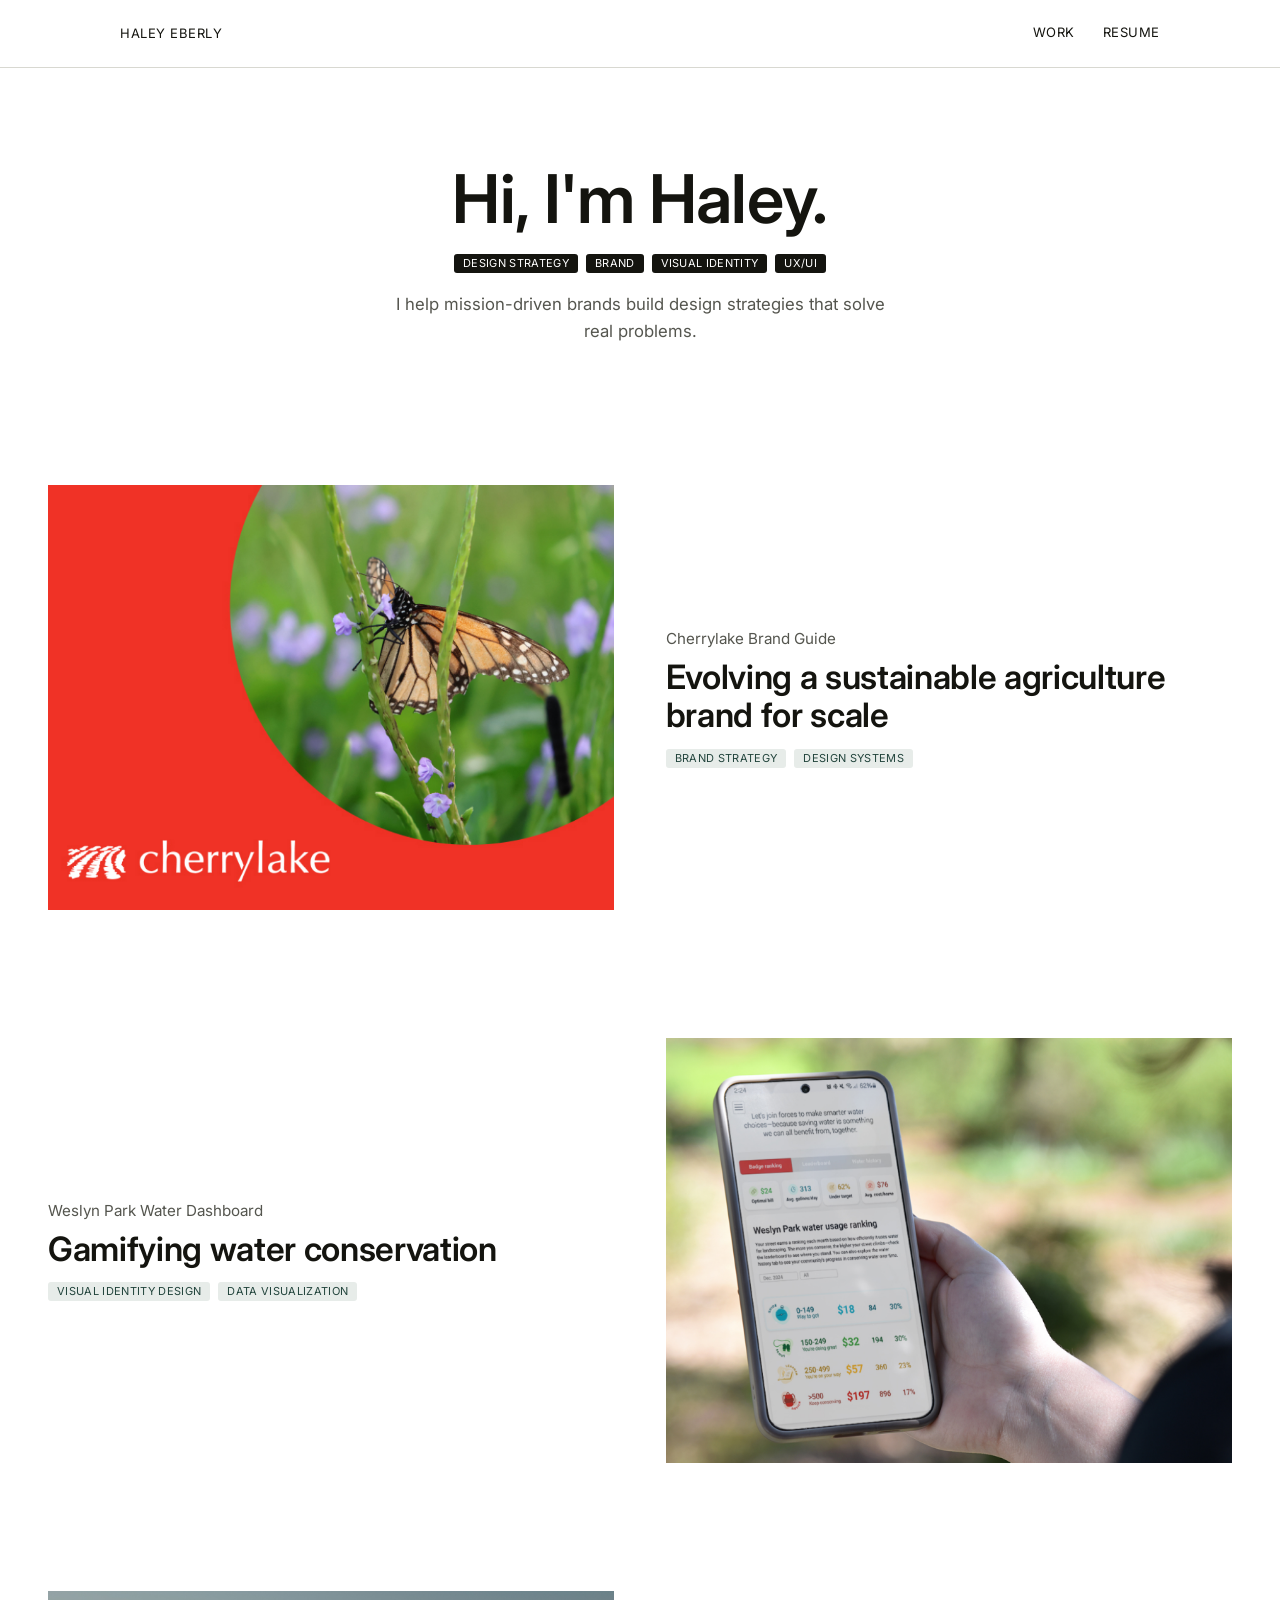
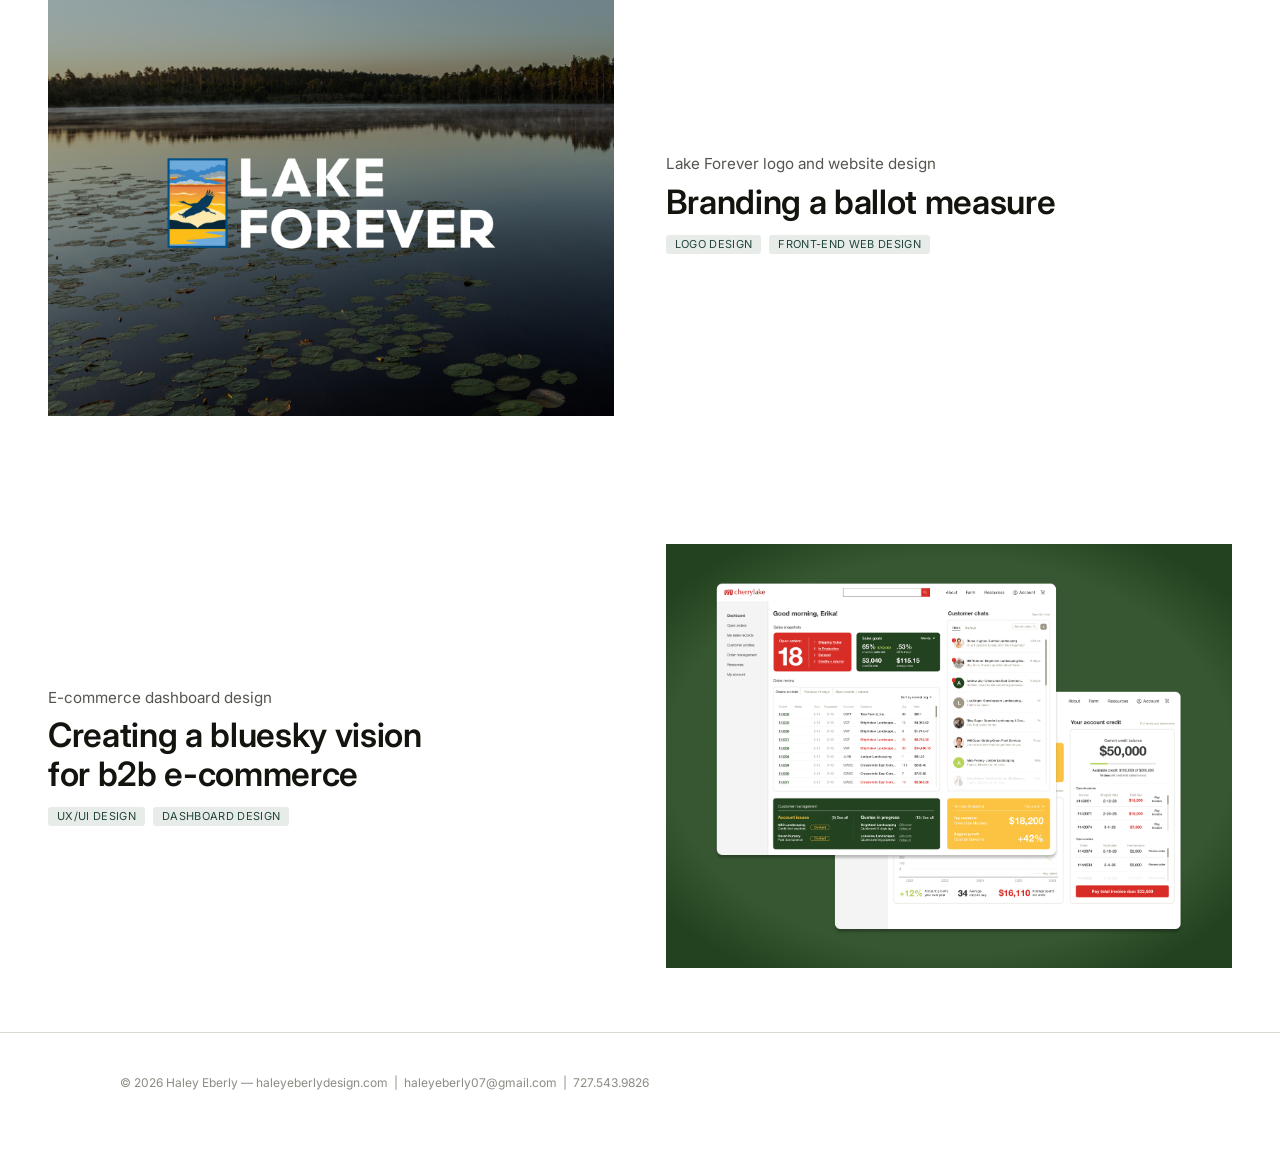
<file: index.html>
<!DOCTYPE html>
<html lang="en">
<head>
<meta charset="UTF-8">
<meta name="viewport" content="width=device-width, initial-scale=1.0">
<title>Haley Eberly — Portfolio</title>
<link rel="preconnect" href="https://fonts.googleapis.com">
<link rel="preconnect" href="https://fonts.gstatic.com" crossorigin>
<link href="https://fonts.googleapis.com/css2?family=Inter:wght@400;500;600;700&display=swap" rel="stylesheet">
<link rel="stylesheet" href="style.css">
</head>
<body>

<nav class="site-nav">
  <a href="index.html" class="site-nav__name">Haley Eberly</a>
  <div class="site-nav__links">
    <a href="index.html">Work</a>
    <a href="resume.pdf" target="_blank" rel="noopener">Resume</a>
  </div>
</nav>

<header class="hero">
  <h1>Hi, I'm Haley.</h1>
  <div class="hero__tags">
    <span class="tag">Design Strategy</span>
    <span class="tag">Brand</span>
    <span class="tag">Visual Identity</span>
    <span class="tag">UX/UI</span>
  </div>
  <p>I help mission-driven brands build design strategies that solve real problems.</p>
</header>

<main class="work-list">

  <a class="work-item" href="case-study-1.html">
    <div class="work-item__media">
      <img src="images/cherrylake-brand-guide-cover.jpg" alt="Cherrylake Brand Guide cover" loading="lazy">
    </div>
    <div class="work-item__body">
      <p class="work-item__subtitle">Cherrylake Brand Guide</p>
      <h2 class="work-item__title">Evolving a sustainable agriculture<br>brand for scale</h2>
      <div class="work-item__tags">
        <span class="tag">Brand Strategy</span>
        <span class="tag">Design Systems</span>
      </div>
    </div>
  </a>

  <a class="work-item" href="case-study-2.html">
    <div class="work-item__media">
      <img src="images/weslyn-park-water-dashboard-cover.jpg" alt="Weslyn Park Water Dashboard cover" loading="lazy">
    </div>
    <div class="work-item__body">
      <p class="work-item__subtitle">Weslyn Park Water Dashboard</p>
      <h2 class="work-item__title">Gamifying water conservation</h2>
      <div class="work-item__tags">
        <span class="tag">Visual Identity Design</span>
        <span class="tag">Data Visualization</span>
      </div>
    </div>
  </a>

  <a class="work-item" href="case-study-3.html">
    <div class="work-item__media">
      <img src="images/lake-forever-cover.jpg" alt="Lake Forever cover" loading="lazy">
    </div>
    <div class="work-item__body">
      <p class="work-item__subtitle">Lake Forever logo and website design</p>
      <h2 class="work-item__title">Branding a ballot measure</h2>
      <div class="work-item__tags">
        <span class="tag">Logo Design</span>
        <span class="tag">Front-End Web Design</span>
      </div>
    </div>
  </a>

  <a class="work-item" href="case-study-4.html">
    <div class="work-item__media">
      <img src="images/cherrylake-ecomm-dashboards-cover.jpg" alt="Cherrylake E-Comm Dashboards cover" loading="lazy">
    </div>
    <div class="work-item__body">
      <p class="work-item__subtitle">E-commerce dashboard design</p>
      <h2 class="work-item__title">Creating a bluesky vision<br>for b2b e-commerce</h2>
      <div class="work-item__tags">
        <span class="tag">UX/UI Design</span>
        <span class="tag">Dashboard Design</span>
      </div>
    </div>
  </a>

</main>

<footer class="site-footer">
  © <span id="year"></span> Haley Eberly — haleyeberlydesign.com &nbsp;|&nbsp; haleyeberly07@gmail.com &nbsp;|&nbsp; 727.543.9826
</footer>

<script>
  document.getElementById('year').textContent = new Date().getFullYear();
</script>

</body>
</html>
</file>
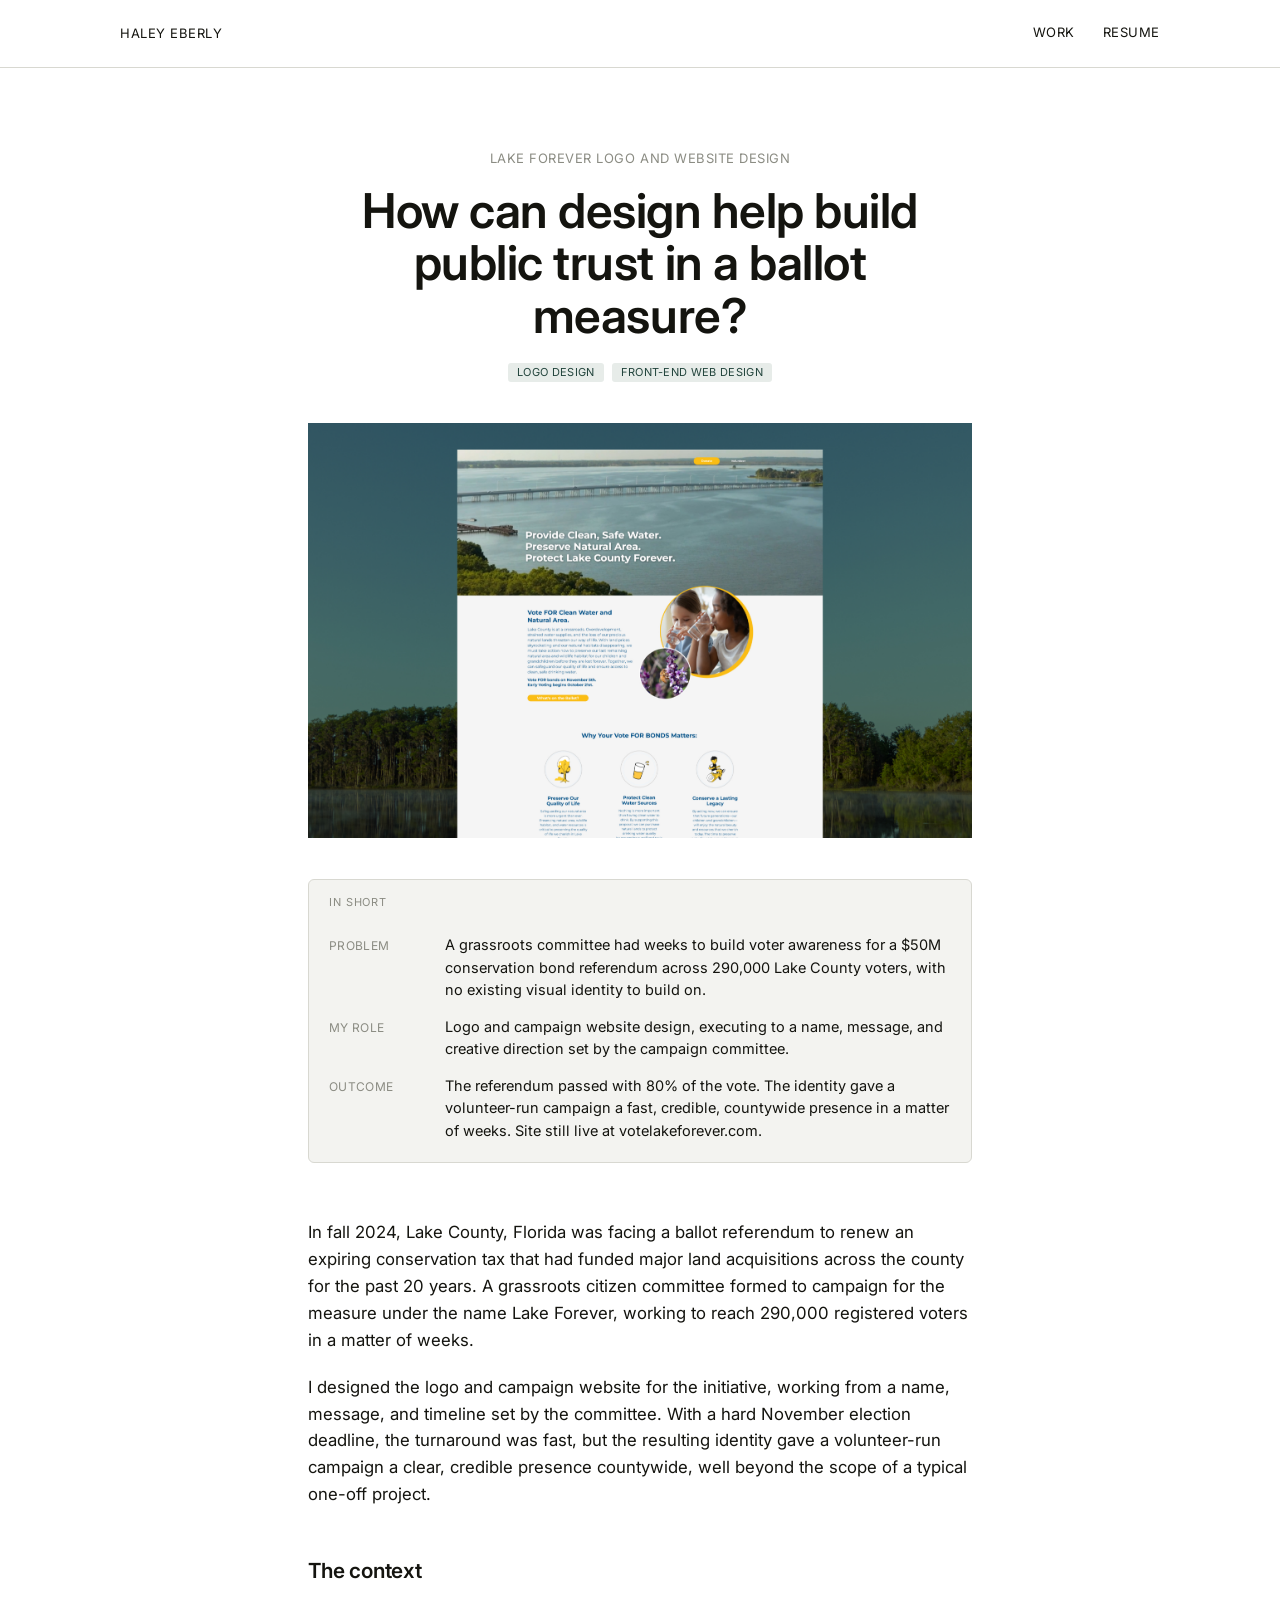
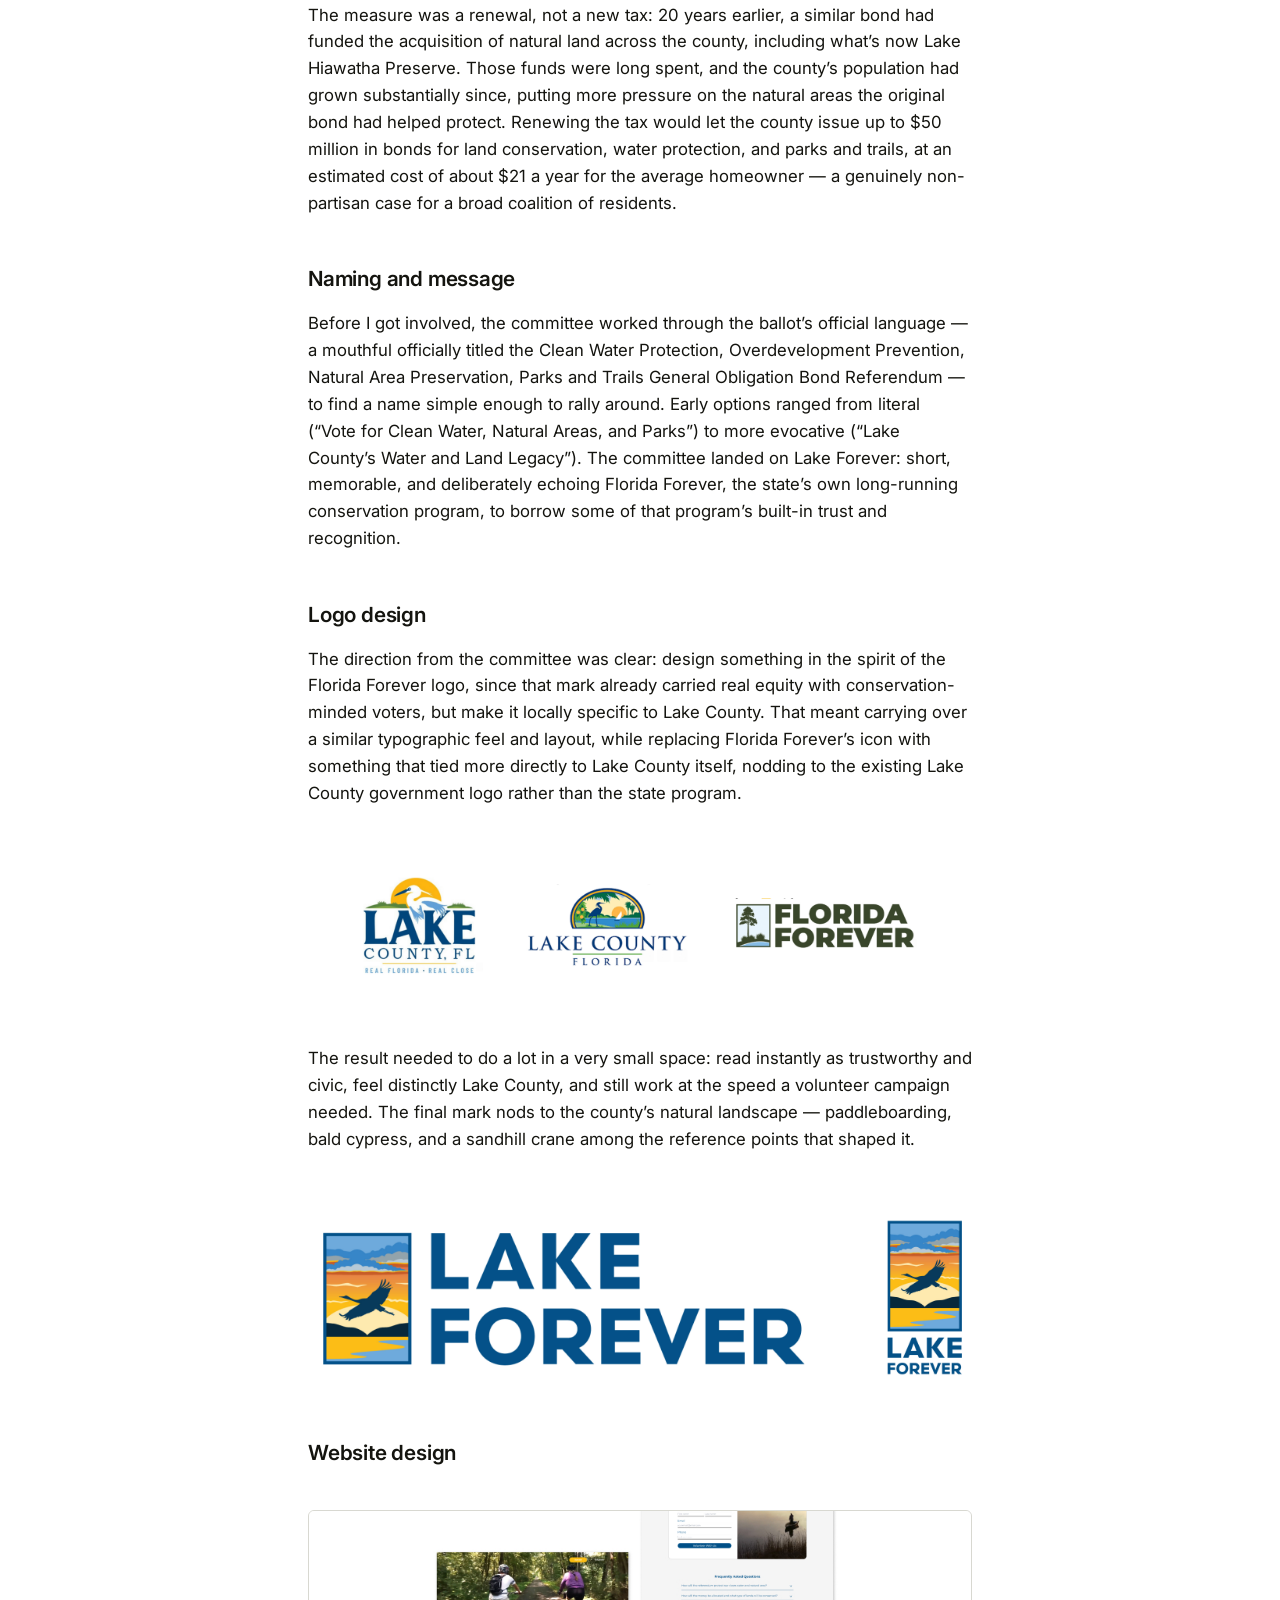
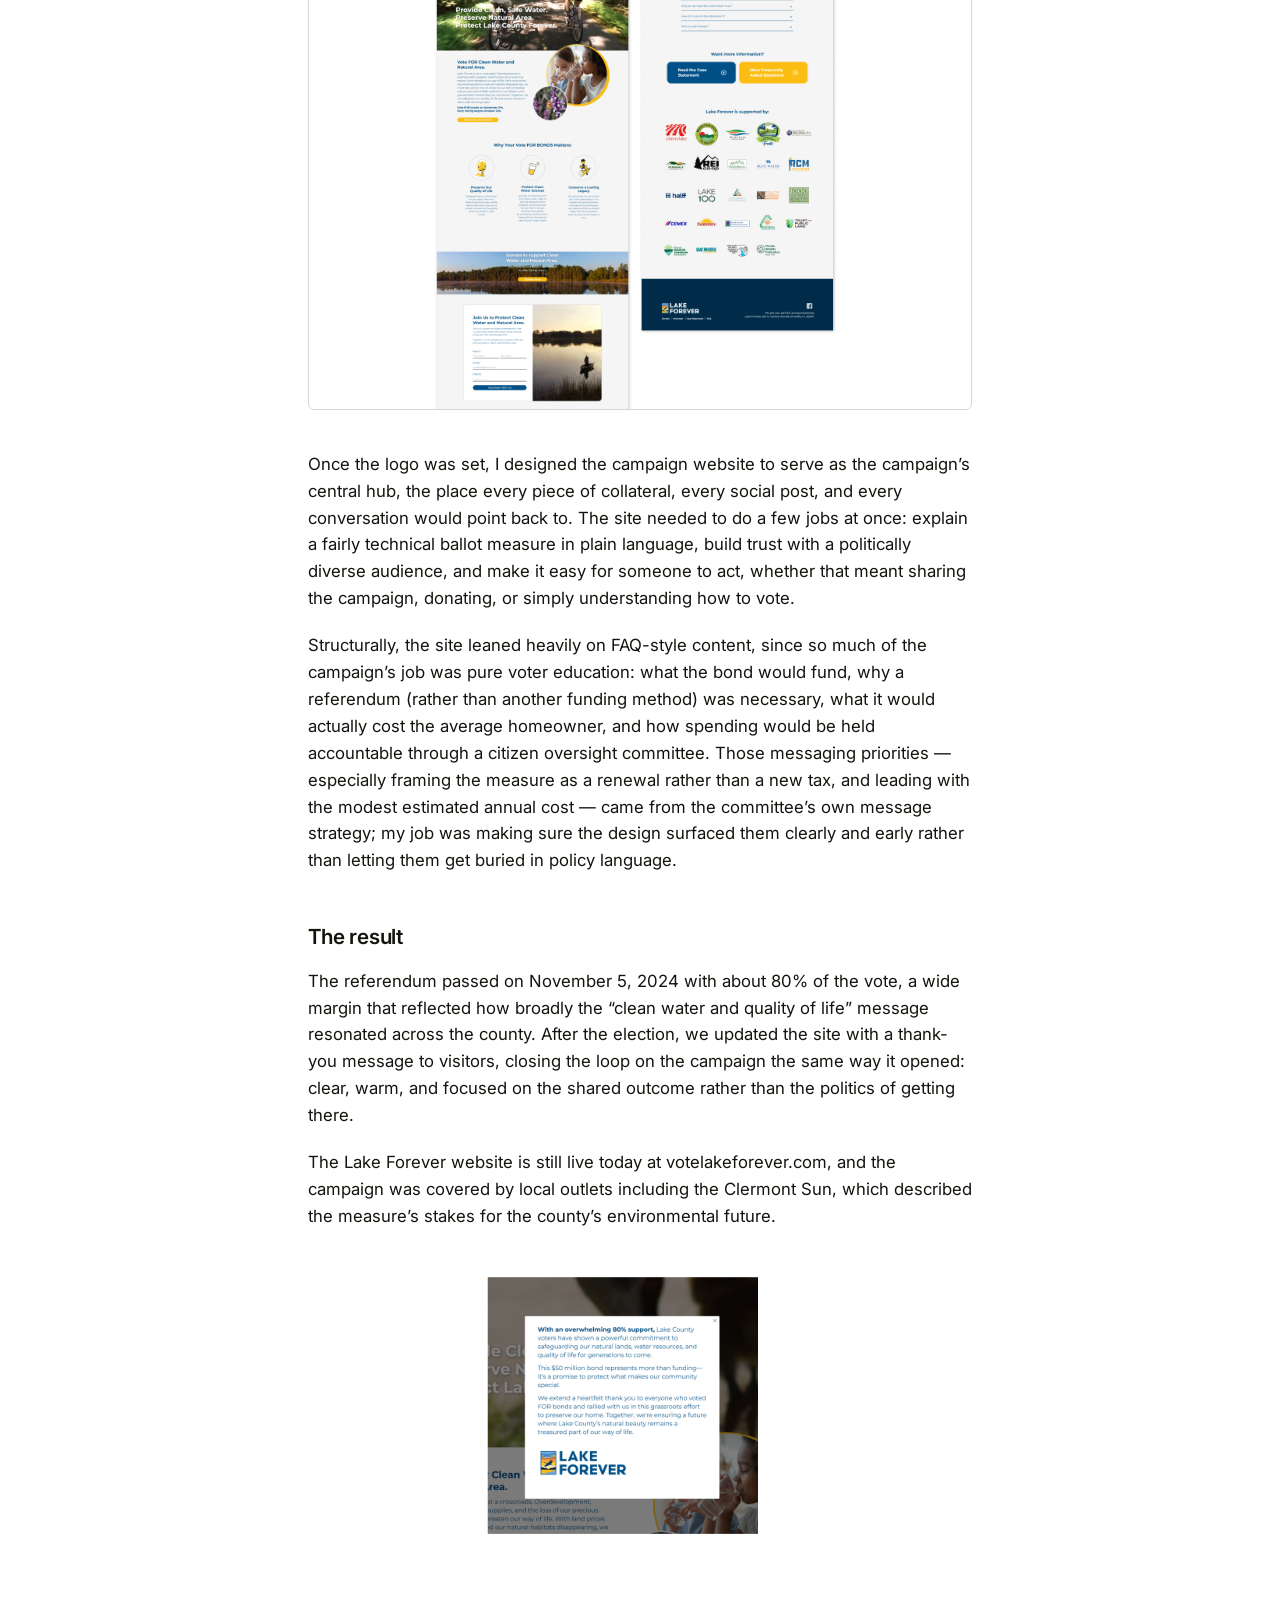
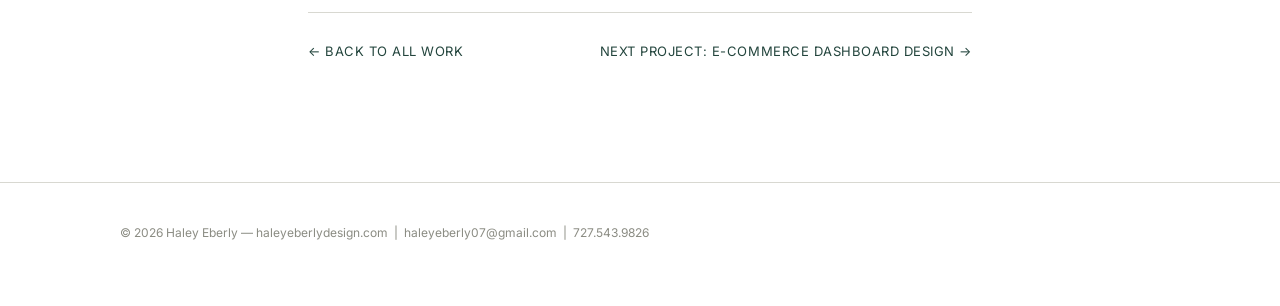
<file: case-study-3.html>
<!DOCTYPE html>
<html lang="en">
<head>
<meta charset="UTF-8">
<meta name="viewport" content="width=device-width, initial-scale=1.0">
<title>Lake Forever — Haley Eberly</title>
<link rel="preconnect" href="https://fonts.googleapis.com">
<link rel="preconnect" href="https://fonts.gstatic.com" crossorigin>
<link href="https://fonts.googleapis.com/css2?family=Inter:wght@400;500;600;700&display=swap" rel="stylesheet">
<link rel="stylesheet" href="style.css">
</head>
<body>

<nav class="site-nav">
  <a href="index.html" class="site-nav__name">Haley Eberly</a>
  <div class="site-nav__links">
    <a href="index.html">Work</a>
    <a href="resume.pdf" target="_blank" rel="noopener">Resume</a>
  </div>
</nav>

<main class="case-study">
  <p class="case-study__eyebrow">Lake Forever logo and website design</p>
  <h1 class="case-study__title">How can design help build public trust in a ballot measure?</h1>

  <div class="case-study__tags">
    <span class="tag">Logo Design</span>
    <span class="tag">Front-End Web Design</span>
  </div>
    <figure class="case-study__figure">
      <div class="work-item__media">
        <img src="images/lake-forever-01.jpg" alt="Lake forever 01" loading="lazy">
      </div>
    </figure>

  <div class="brief-card">
    <p class="brief-card__label">In short</p>
    <dl>
      <dt>Problem</dt><dd>A grassroots committee had weeks to build voter awareness for a $50M conservation bond referendum across 290,000 Lake County voters, with no existing visual identity to build on.</dd>
      <dt>My Role</dt><dd>Logo and campaign website design, executing to a name, message, and creative direction set by the campaign committee.</dd>
      <dt>Outcome</dt><dd>The referendum passed with 80% of the vote. The identity gave a volunteer-run campaign a fast, credible, countywide presence in a matter of weeks. Site still live at votelakeforever.com.</dd>
    </dl>
  </div>

  <article class="case-study__body">
    <p>In fall 2024, Lake County, Florida was facing a ballot referendum to renew an expiring conservation tax that had funded major land acquisitions across the county for the past 20 years. A grassroots citizen committee formed to campaign for the measure under the name Lake Forever, working to reach 290,000 registered voters in a matter of weeks.</p>
    <p>I designed the logo and campaign website for the initiative, working from a name, message, and timeline set by the committee. With a hard November election deadline, the turnaround was fast, but the resulting identity gave a volunteer-run campaign a clear, credible presence countywide, well beyond the scope of a typical one-off project.</p>
    <h2>The context</h2>
    <p>The measure was a renewal, not a new tax: 20 years earlier, a similar bond had funded the acquisition of natural land across the county, including what’s now Lake Hiawatha Preserve. Those funds were long spent, and the county’s population had grown substantially since, putting more pressure on the natural areas the original bond had helped protect. Renewing the tax would let the county issue up to $50 million in bonds for land conservation, water protection, and parks and trails, at an estimated cost of about $21 a year for the average homeowner — a genuinely non-partisan case for a broad coalition of residents.</p>
    <h2>Naming and message</h2>
    <p>Before I got involved, the committee worked through the ballot’s official language — a mouthful officially titled the Clean Water Protection, Overdevelopment Prevention, Natural Area Preservation, Parks and Trails General Obligation Bond Referendum — to find a name simple enough to rally around. Early options ranged from literal (“Vote for Clean Water, Natural Areas, and Parks”) to more evocative (“Lake County’s Water and Land Legacy”). The committee landed on Lake Forever: short, memorable, and deliberately echoing Florida Forever, the state’s own long-running conservation program, to borrow some of that program’s built-in trust and recognition.</p>
    <h2>Logo design</h2>
    <p>The direction from the committee was clear: design something in the spirit of the Florida Forever logo, since that mark already carried real equity with conservation-minded voters, but make it locally specific to Lake County. That meant carrying over a similar typographic feel and layout, while replacing Florida Forever’s icon with something that tied more directly to Lake County itself, nodding to the existing Lake County government logo rather than the state program.</p>
    <figure class="case-study__figure case-study__figure--banner">
      <div class="work-item__media">
        <img src="images/lake-forever-02.jpg" alt="Lake forever 02" loading="lazy">
      </div>
    </figure>
    <p>The result needed to do a lot in a very small space: read instantly as trustworthy and civic, feel distinctly Lake County, and still work at the speed a volunteer campaign needed. The final mark nods to the county’s natural landscape — paddleboarding, bald cypress, and a sandhill crane among the reference points that shaped it.</p>
     <figure class="case-study__figure case-study__figure--banner">
      <div class="work-item__media">
        <img src="images/lake-forever-03.jpg" alt="Lake forever 03" loading="lazy">
      </div>
    </figure>

    <h2>Website design</h2>
    <div class="scroll-frame">
      <img src="images/lake-forever-04.jpg" alt="Lake forever 04" loading="lazy">
    </div>
    <p>Once the logo was set, I designed the campaign website to serve as the campaign’s central hub, the place every piece of collateral, every social post, and every conversation would point back to. The site needed to do a few jobs at once: explain a fairly technical ballot measure in plain language, build trust with a politically diverse audience, and make it easy for someone to act, whether that meant sharing the campaign, donating, or simply understanding how to vote.</p>
    <p>Structurally, the site leaned heavily on FAQ-style content, since so much of the campaign’s job was pure voter education: what the bond would fund, why a referendum (rather than another funding method) was necessary, what it would actually cost the average homeowner, and how spending would be held accountable through a citizen oversight committee. Those messaging priorities — especially framing the measure as a renewal rather than a new tax, and leading with the modest estimated annual cost — came from the committee’s own message strategy; my job was making sure the design surfaced them clearly and early rather than letting them get buried in policy language.</p>
    <h2>The result</h2>
    <p>The referendum passed on November 5, 2024 with about 80% of the vote, a wide margin that reflected how broadly the “clean water and quality of life” message resonated across the county. After the election, we updated the site with a thank-you message to visitors, closing the loop on the campaign the same way it opened: clear, warm, and focused on the shared outcome rather than the politics of getting there.</p>
    <p>The Lake Forever website is still live today at votelakeforever.com, and the campaign was covered by local outlets including the Clermont Sun, which described the measure’s stakes for the county’s environmental future.</p>
    <figure class="case-study__figure case-study__figure--banner">
      <div class="work-item__media">
        <img src="images/lake-forever-05.jpg" alt="Lake forever 05" loading="lazy">
      </div>
    </figure>
  </article>

  <nav class="case-study__nav">
    <a href="index.html">← Back to all work</a>
    <a href="case-study-4.html">Next project: E-commerce dashboard design →</a>
  </nav>

</main>

<footer class="site-footer">
  © <span id="year"></span> Haley Eberly — haleyeberlydesign.com &nbsp;|&nbsp; haleyeberly07@gmail.com &nbsp;|&nbsp; 727.543.9826
</footer>

<script src="lightbox.js" defer></script>    
<script>
  document.getElementById('year').textContent = new Date().getFullYear();
</script>

</body>
</html>
</file>
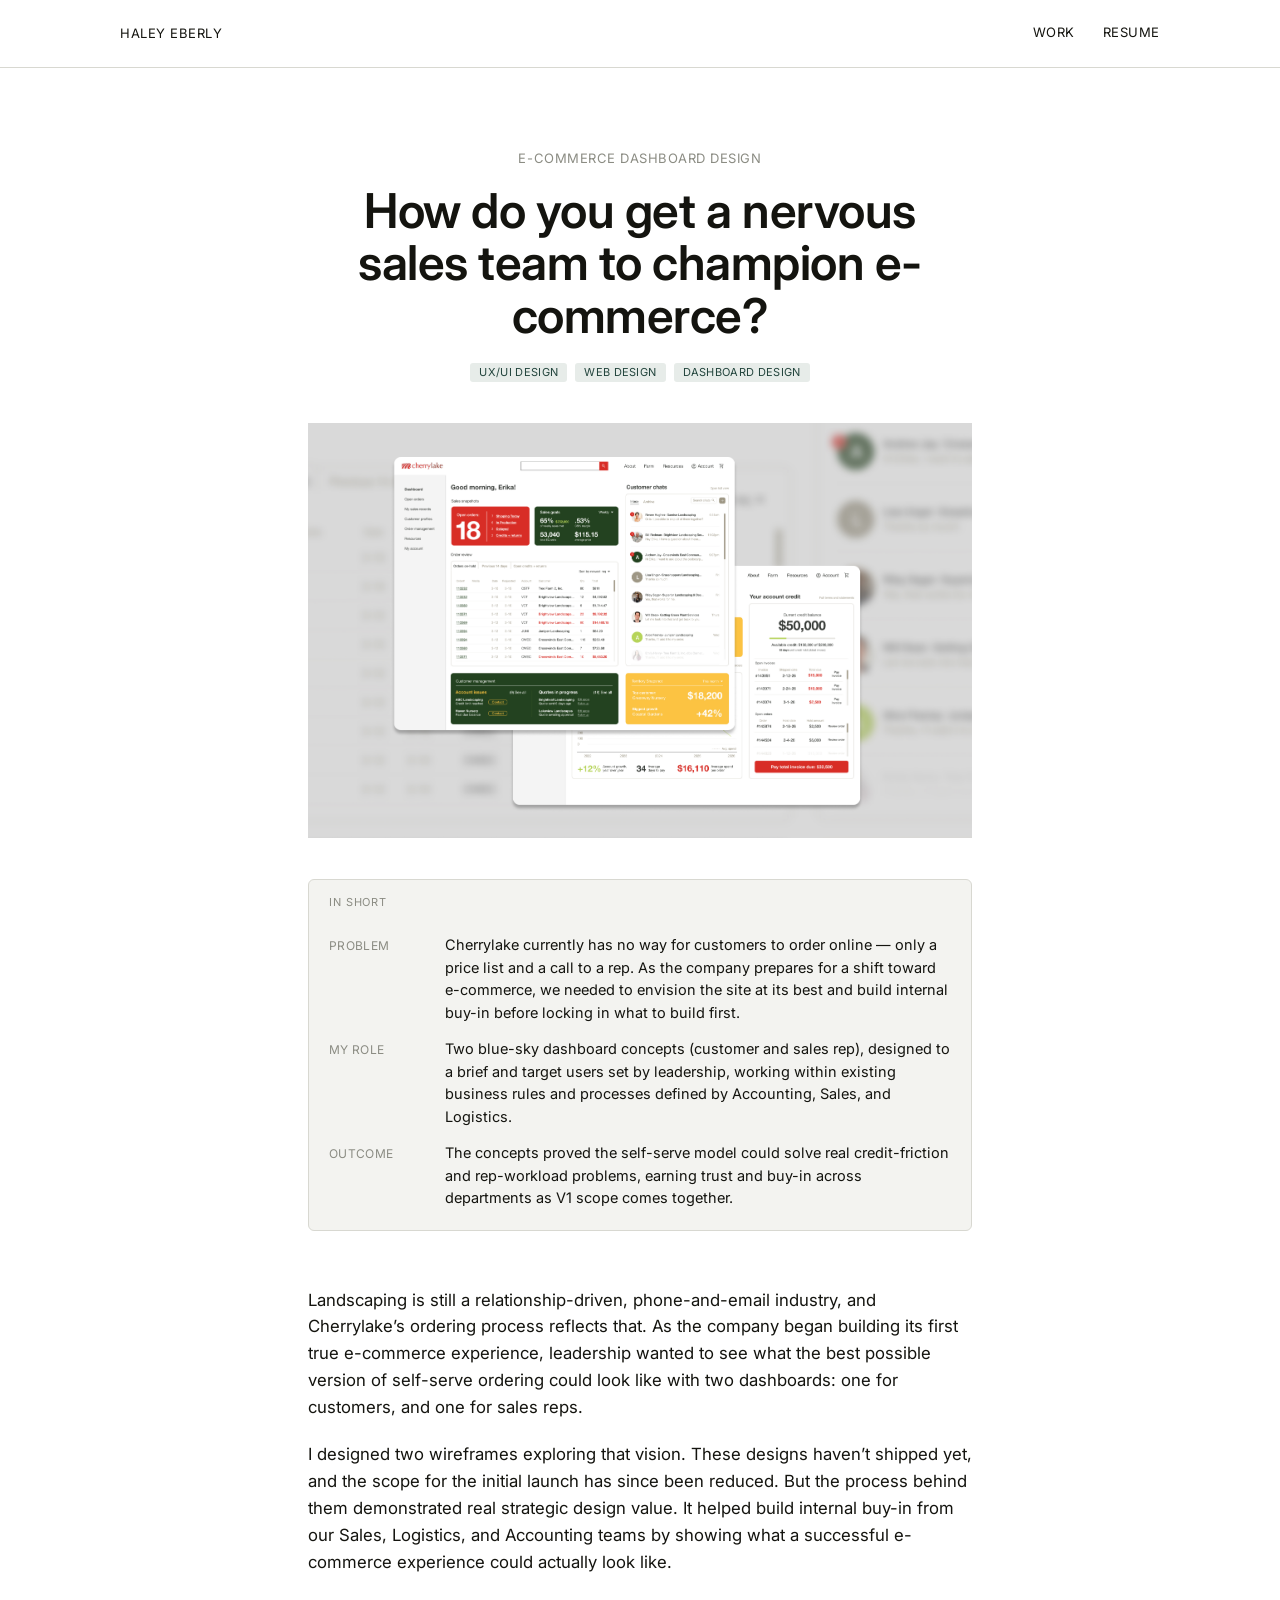
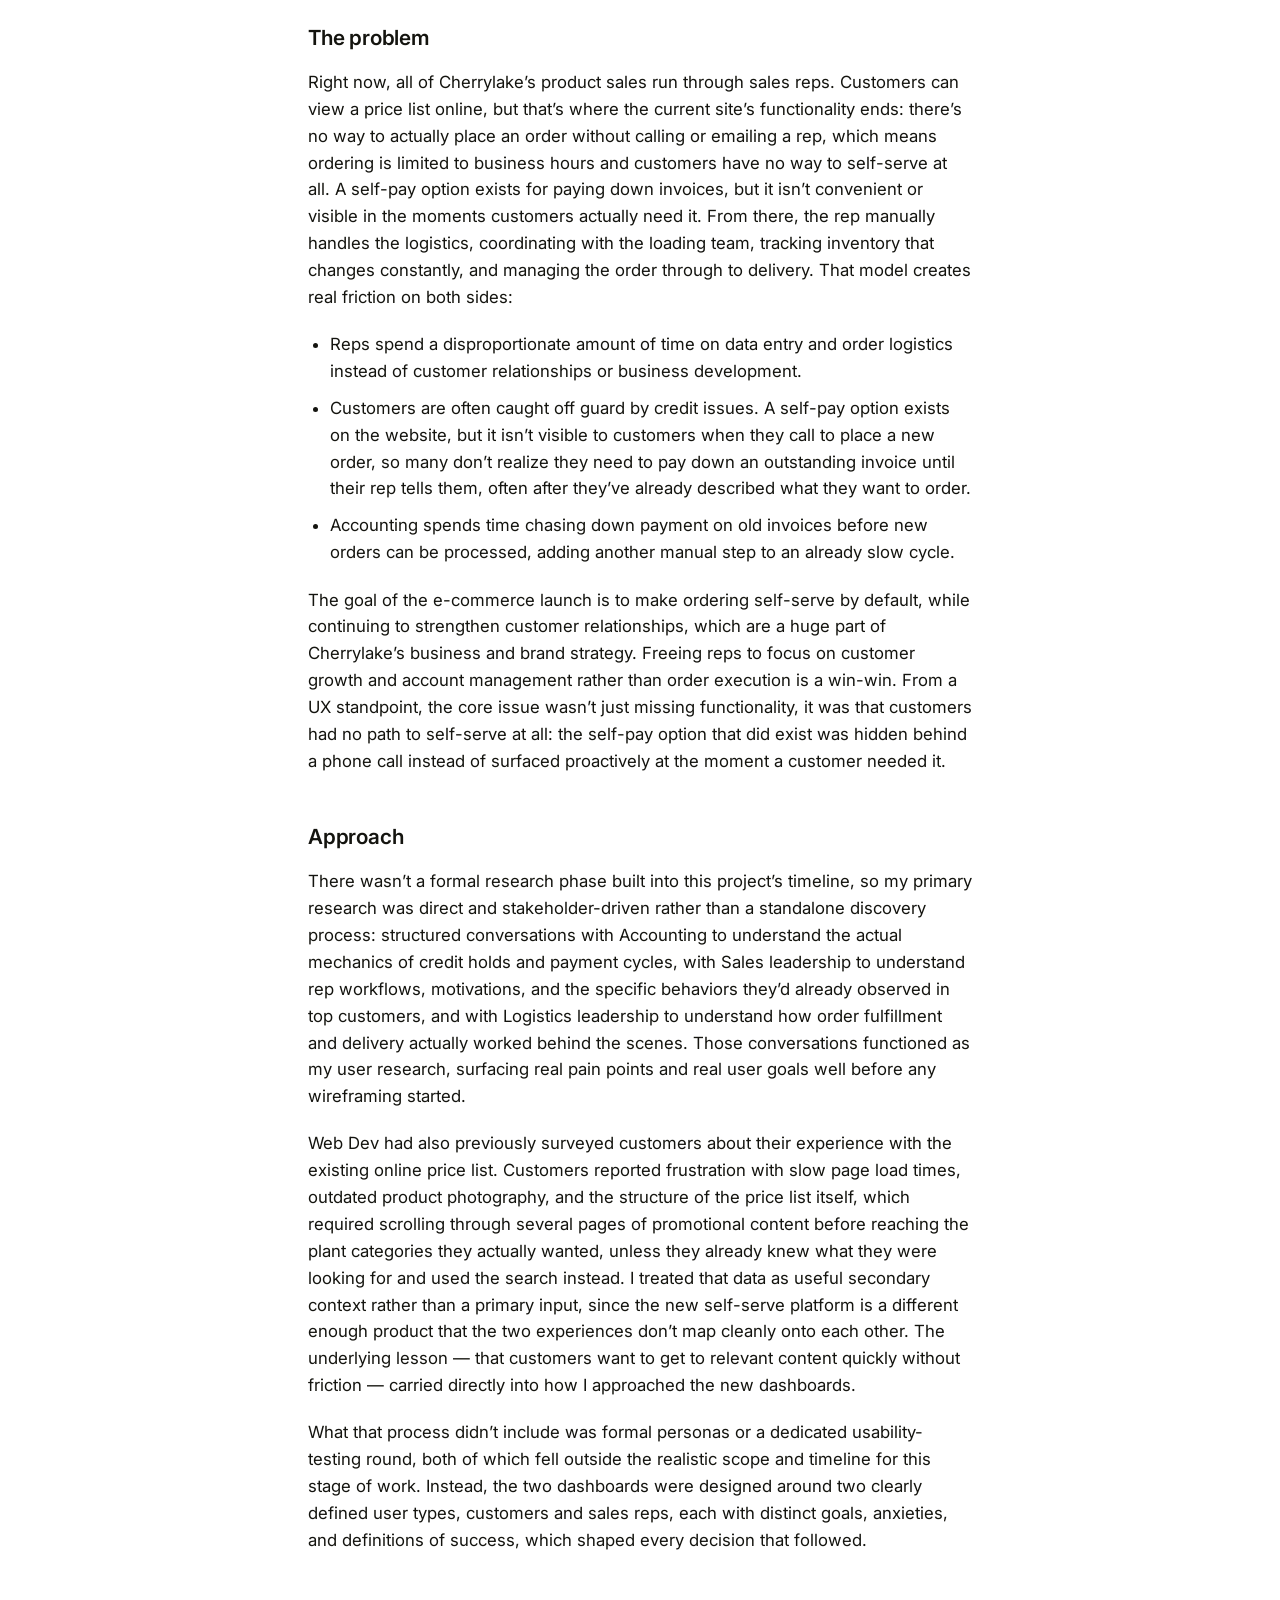
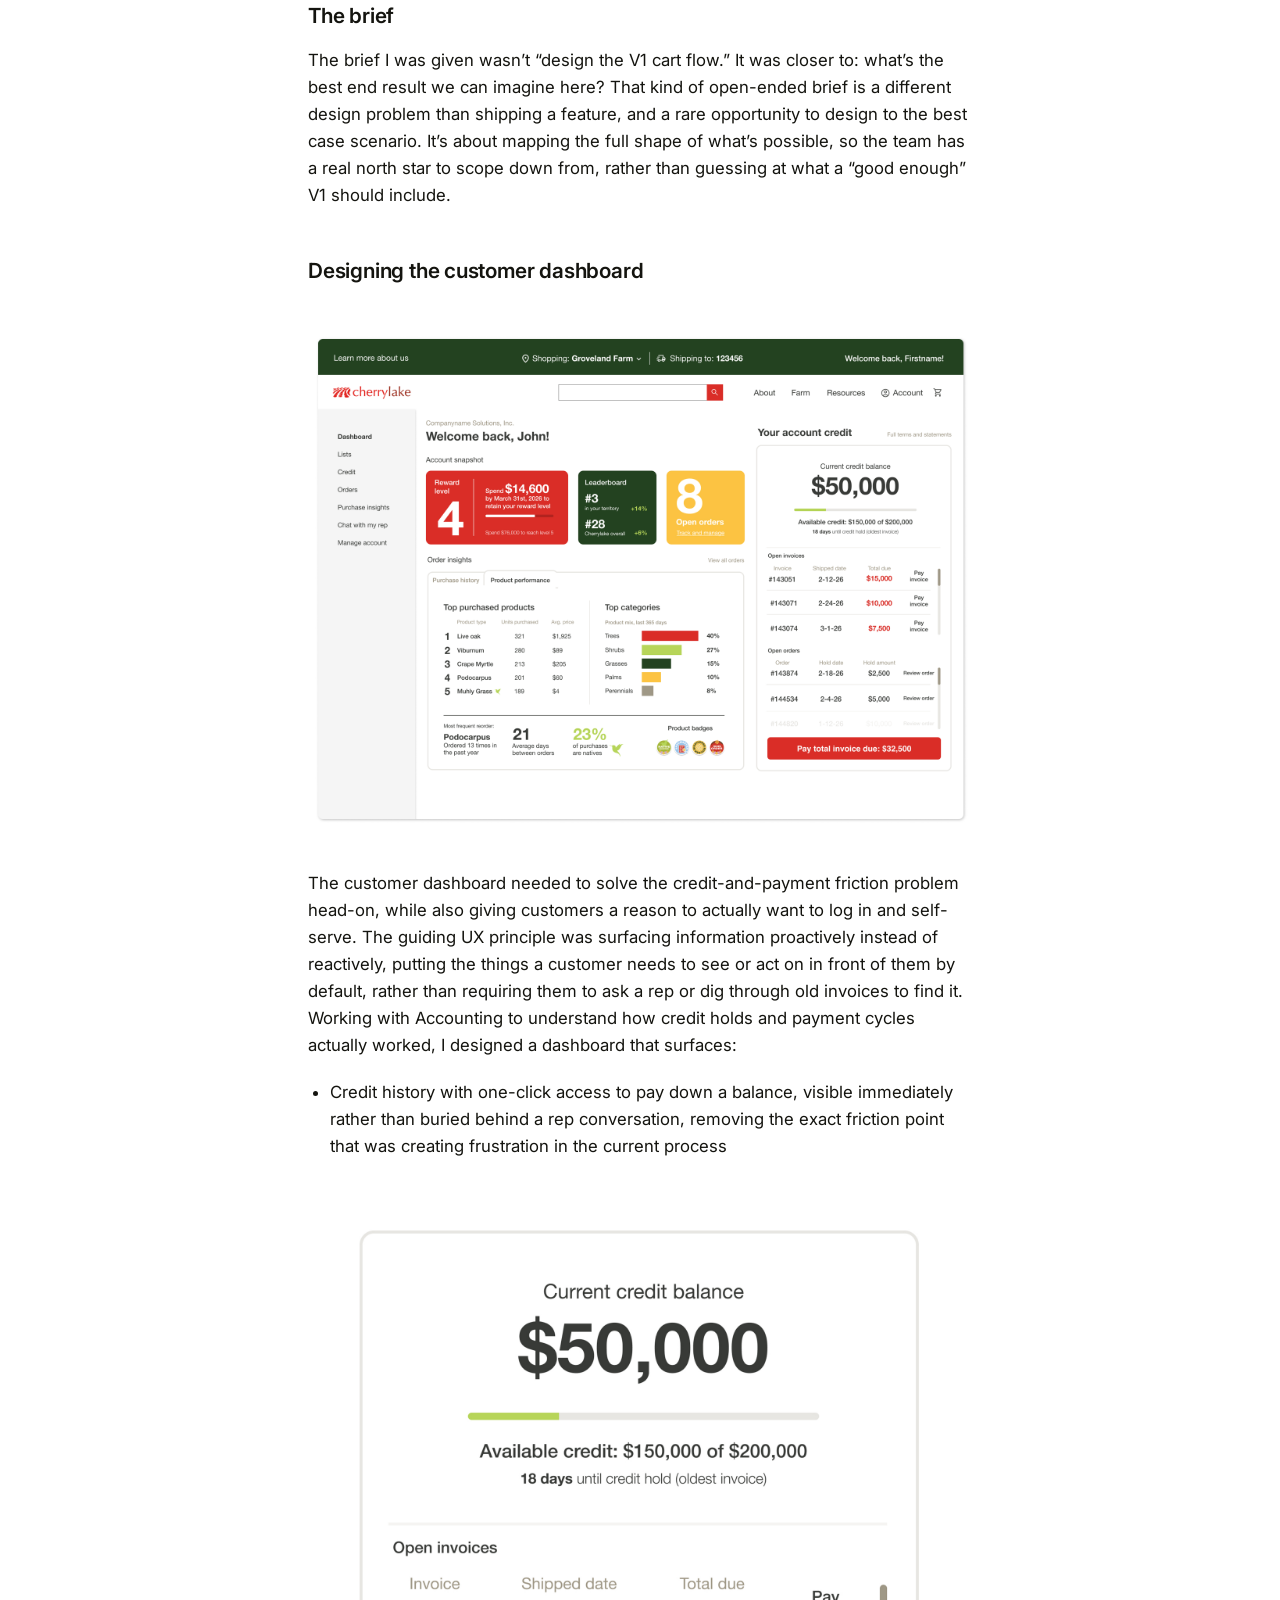
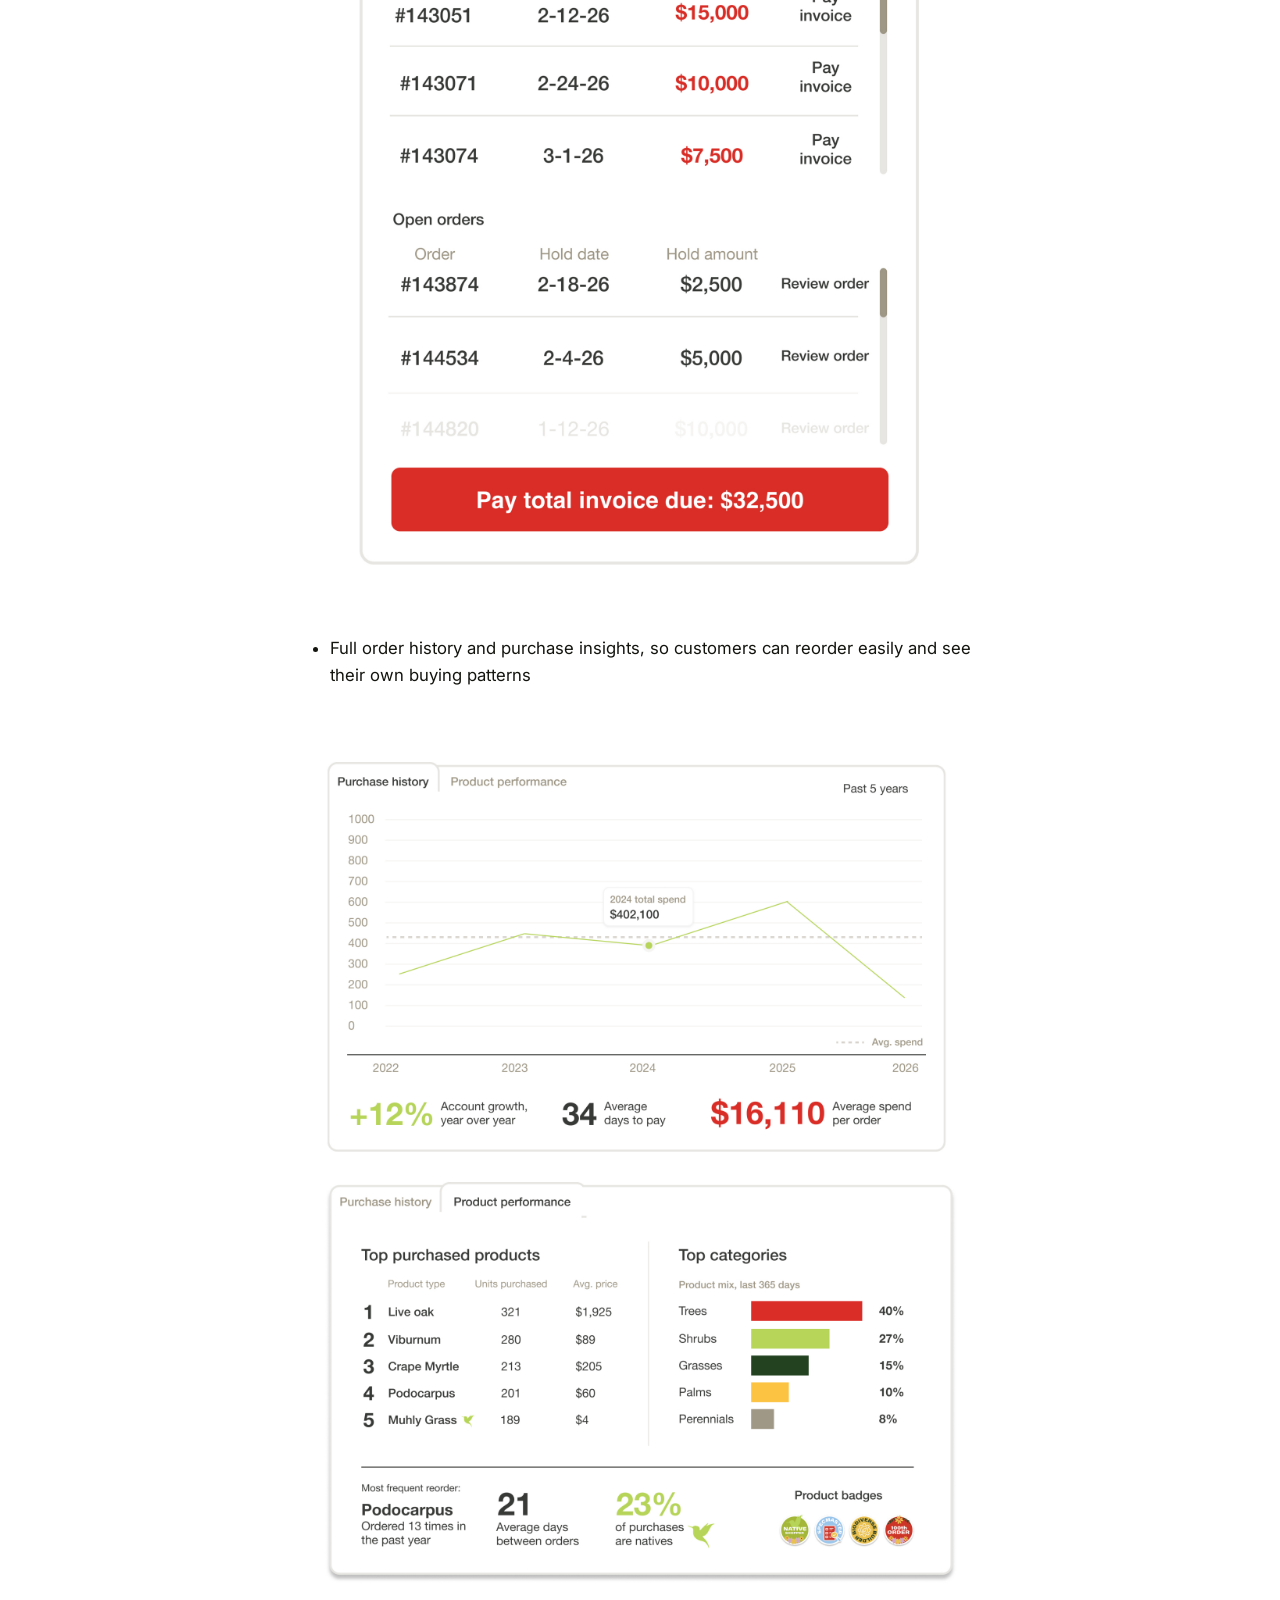
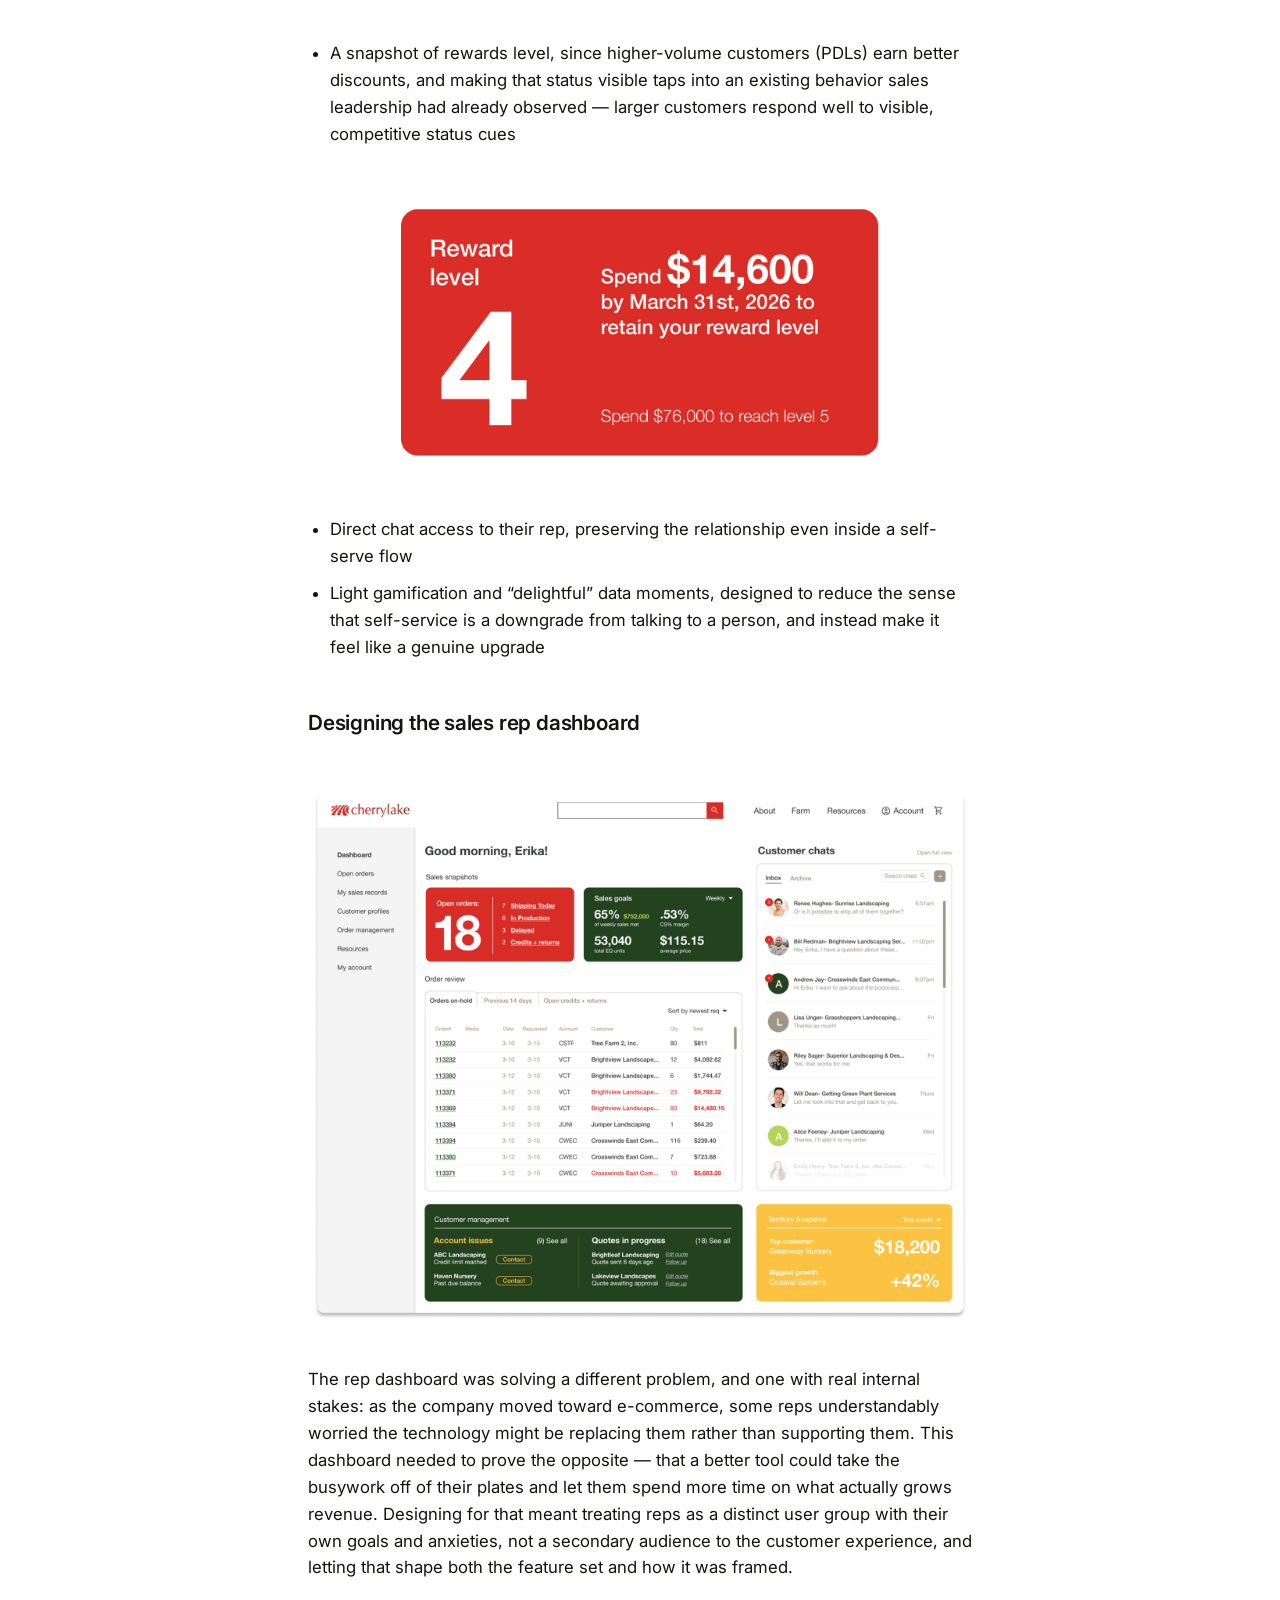
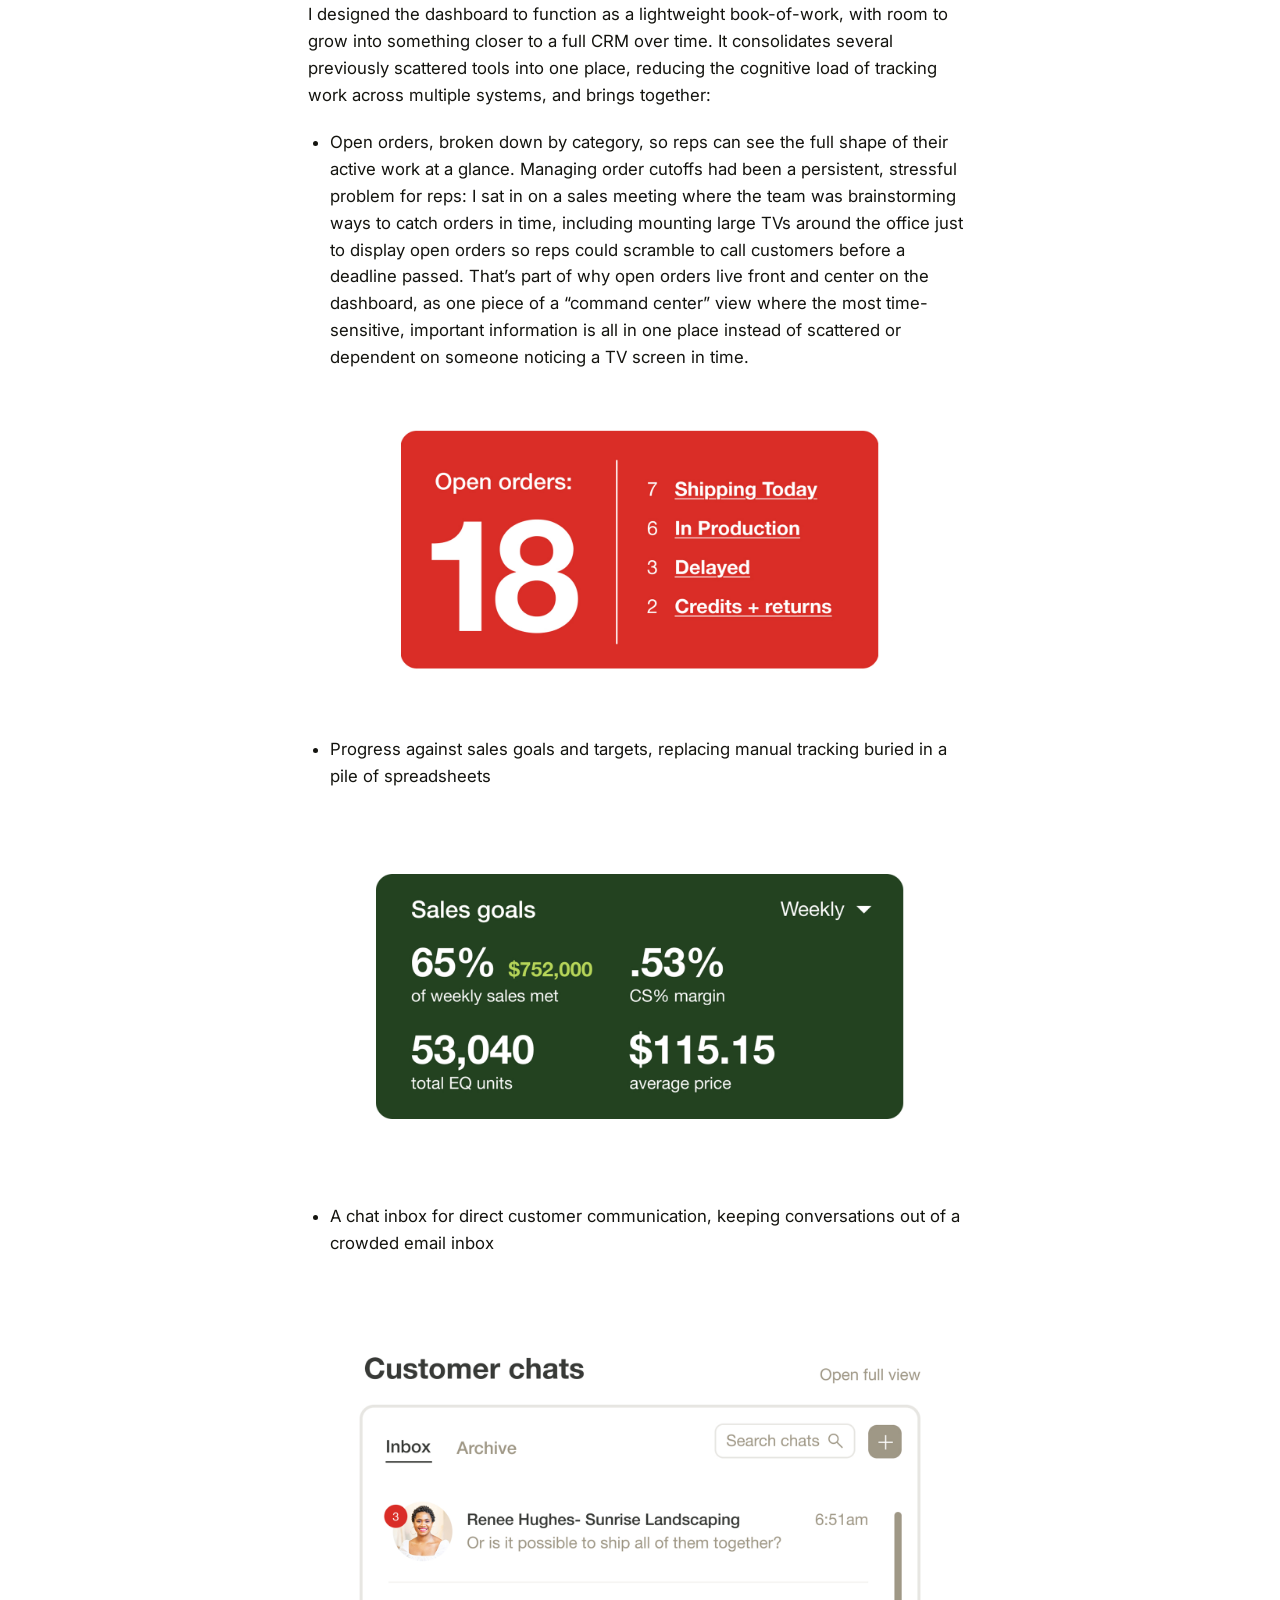
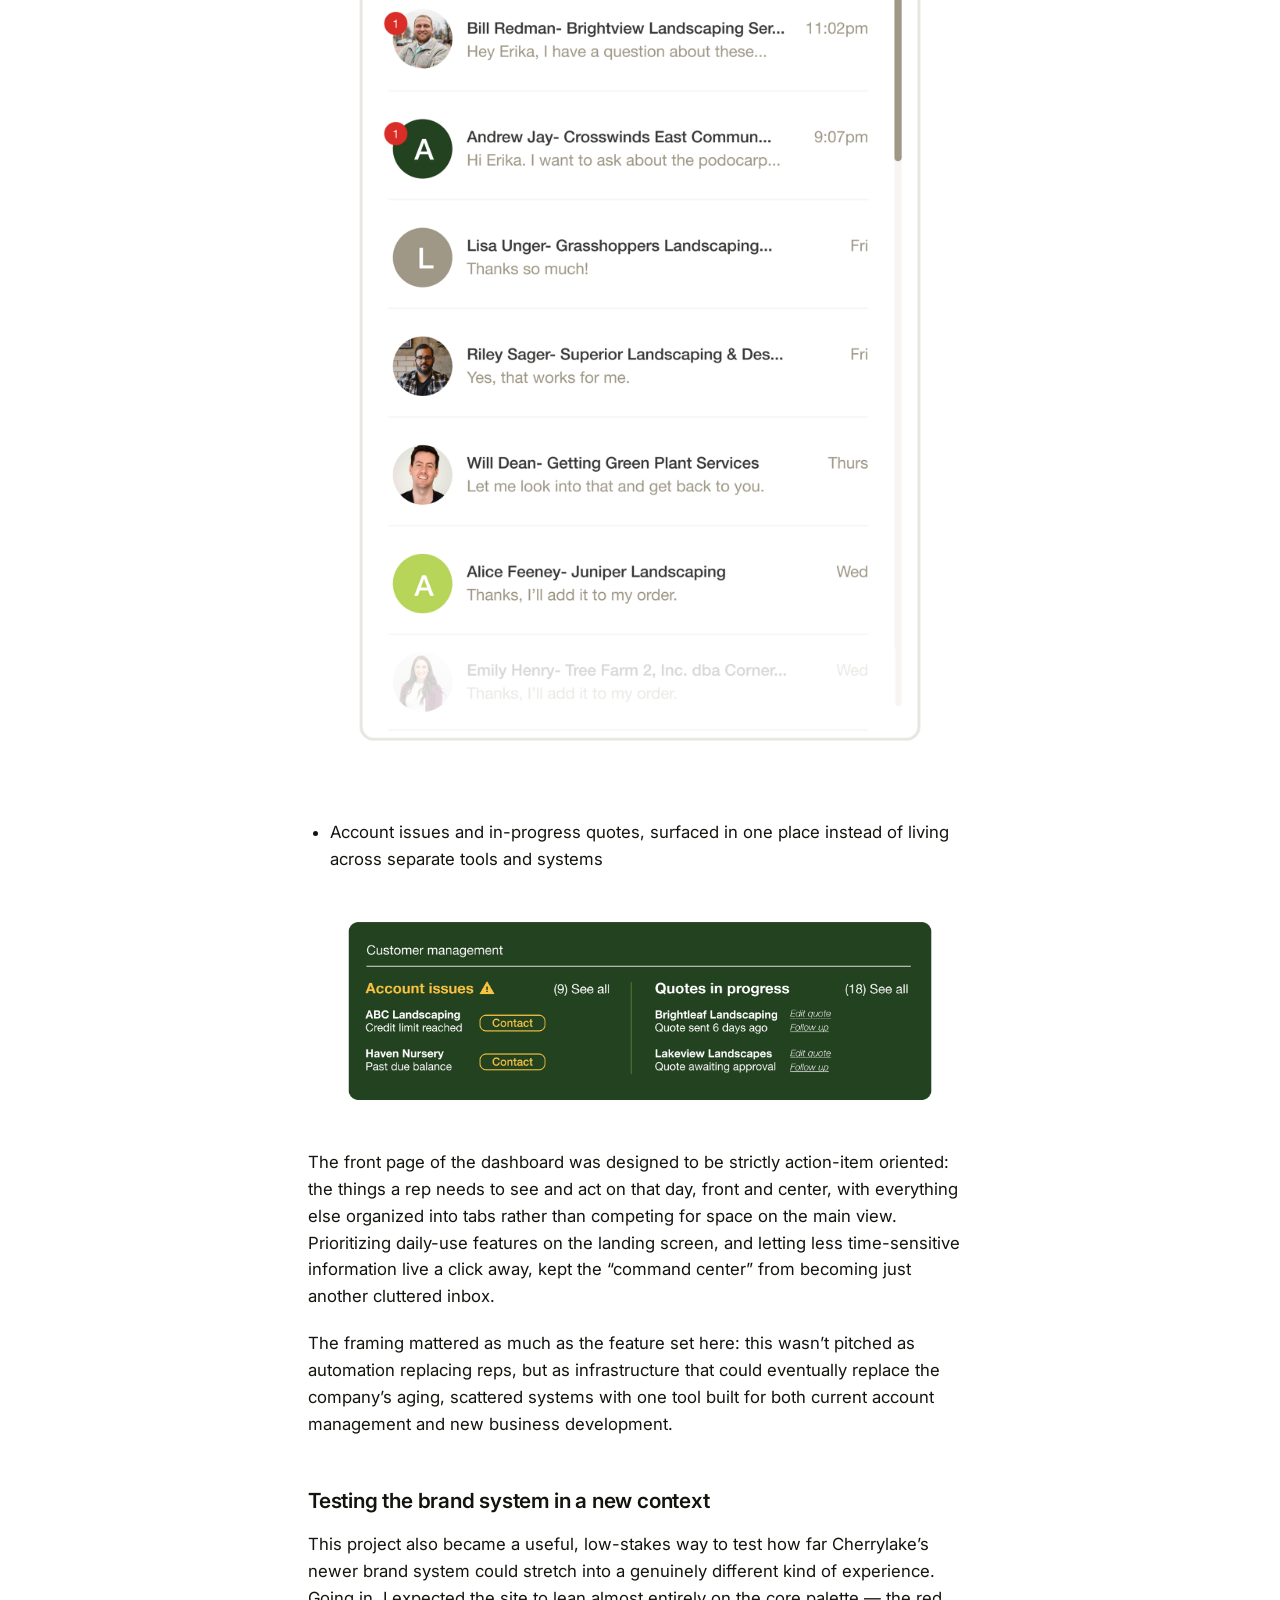
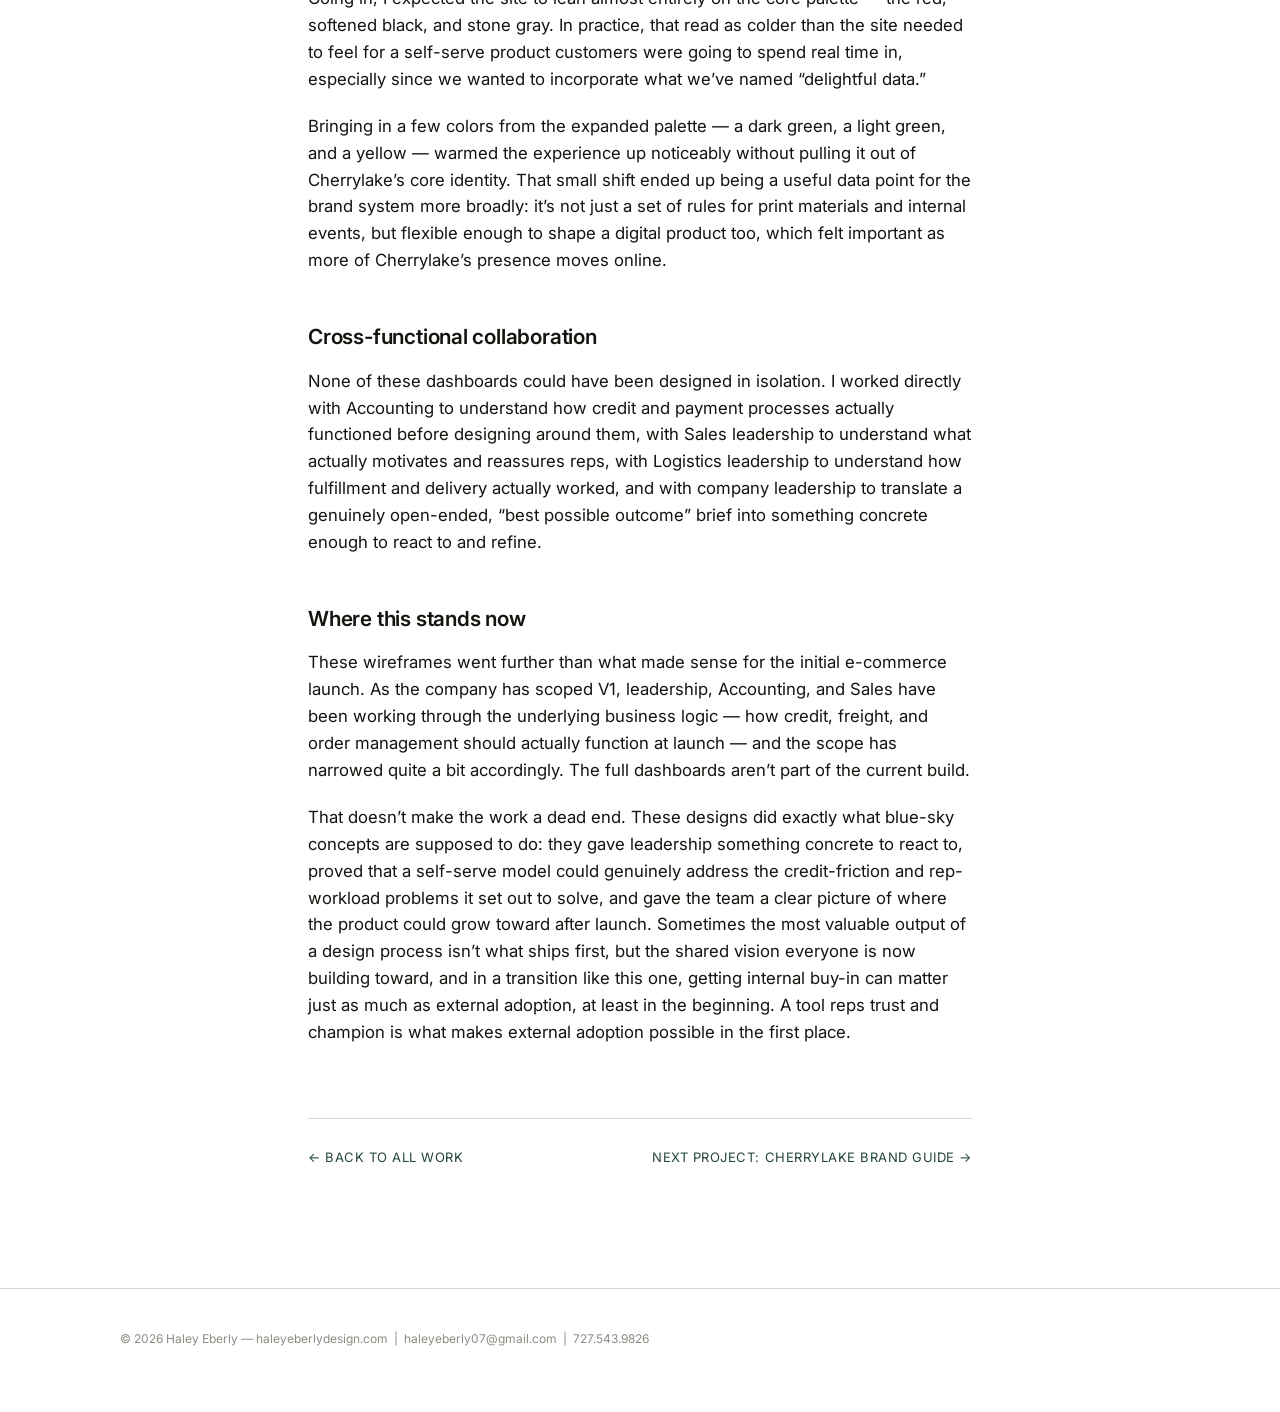
<file: case-study-4.html>
<!DOCTYPE html>
<html lang="en">
<head>
<meta charset="UTF-8">
<meta name="viewport" content="width=device-width, initial-scale=1.0">
<title>Cherrylake E-Comm Dashboards — Haley Eberly</title>
<link rel="preconnect" href="https://fonts.googleapis.com">
<link rel="preconnect" href="https://fonts.gstatic.com" crossorigin>
<link href="https://fonts.googleapis.com/css2?family=Inter:wght@400;500;600;700&display=swap" rel="stylesheet">
<link rel="stylesheet" href="style.css">
</head>
<body>

<nav class="site-nav">
  <a href="index.html" class="site-nav__name">Haley Eberly</a>
  <div class="site-nav__links">
    <a href="index.html">Work</a>
    <a href="resume.pdf" target="_blank" rel="noopener">Resume</a>
  </div>
</nav>

<main class="case-study">
  <p class="case-study__eyebrow">E-commerce Dashboard Design</p>
  <h1 class="case-study__title">How do you get a nervous sales team to champion e-commerce?</h1>

  <div class="case-study__tags">
    <span class="tag">UX/UI Design</span>
    <span class="tag">Web Design</span>
    <span class="tag">Dashboard Design</span>
  </div>
    <figure class="case-study__figure">
      <div class="work-item__media">
        <img src="images/cherrylake-ecomm-dashboards-01.jpg" alt="Cherrylake ecomm dashboards 01" loading="lazy">
      </div>
    </figure>

  <div class="brief-card">
    <p class="brief-card__label">In short</p>
    <dl>
      <dt>Problem</dt><dd>Cherrylake currently has no way for customers to order online — only a price list and a call to a rep. As the company prepares for a shift toward e-commerce, we needed to envision the site at its best and build internal buy-in before locking in what to build first.</dd>
      <dt>My Role</dt><dd>Two blue-sky dashboard concepts (customer and sales rep), designed to a brief and target users set by leadership, working within existing business rules and processes defined by Accounting, Sales, and Logistics.</dd>
      <dt>Outcome</dt><dd>The concepts proved the self-serve model could solve real credit-friction and rep-workload problems, earning trust and buy-in across departments as V1 scope comes together.</dd>
    </dl>
  </div>

  <article class="case-study__body">
    <p>Landscaping is still a relationship-driven, phone-and-email industry, and Cherrylake’s ordering process reflects that. As the company began building its first true e-commerce experience, leadership wanted to see what the best possible version of self-serve ordering could look like with two dashboards: one for customers, and one for sales reps.</p>
    <p>I designed two wireframes exploring that vision. These designs haven’t shipped yet, and the scope for the initial launch has since been reduced. But the process behind them demonstrated real strategic design value. It helped build internal buy-in from our Sales, Logistics, and Accounting teams by showing what a successful e-commerce experience could actually look like.</p>
    <h2>The problem</h2>
    <p>Right now, all of Cherrylake’s product sales run through sales reps. Customers can view a price list online, but that’s where the current site’s functionality ends: there’s no way to actually place an order without calling or emailing a rep, which means ordering is limited to business hours and customers have no way to self-serve at all. A self-pay option exists for paying down invoices, but it isn’t convenient or visible in the moments customers actually need it. From there, the rep manually handles the logistics, coordinating with the loading team, tracking inventory that changes constantly, and managing the order through to delivery. That model creates real friction on both sides:</p>
    <ul>
      <li>Reps spend a disproportionate amount of time on data entry and order logistics instead of customer relationships or business development.</li>
      <li>Customers are often caught off guard by credit issues. A self-pay option exists on the website, but it isn’t visible to customers when they call to place a new order, so many don’t realize they need to pay down an outstanding invoice until their rep tells them, often after they’ve already described what they want to order.</li>
      <li>Accounting spends time chasing down payment on old invoices before new orders can be processed, adding another manual step to an already slow cycle.</li>
    </ul>
    <p>The goal of the e-commerce launch is to make ordering self-serve by default, while continuing to strengthen customer relationships, which are a huge part of Cherrylake’s business and brand strategy. Freeing reps to focus on customer growth and account management rather than order execution is a win-win. From a UX standpoint, the core issue wasn’t just missing functionality, it was that customers had no path to self-serve at all: the self-pay option that did exist was hidden behind a phone call instead of surfaced proactively at the moment a customer needed it.</p>
    <h2>Approach</h2>
    <p>There wasn’t a formal research phase built into this project’s timeline, so my primary research was direct and stakeholder-driven rather than a standalone discovery process: structured conversations with Accounting to understand the actual mechanics of credit holds and payment cycles, with Sales leadership to understand rep workflows, motivations, and the specific behaviors they’d already observed in top customers, and with Logistics leadership to understand how order fulfillment and delivery actually worked behind the scenes. Those conversations functioned as my user research, surfacing real pain points and real user goals well before any wireframing started.</p>
    <p>Web Dev had also previously surveyed customers about their experience with the existing online price list. Customers reported frustration with slow page load times, outdated product photography, and the structure of the price list itself, which required scrolling through several pages of promotional content before reaching the plant categories they actually wanted, unless they already knew what they were looking for and used the search instead. I treated that data as useful secondary context rather than a primary input, since the new self-serve platform is a different enough product that the two experiences don’t map cleanly onto each other. The underlying lesson — that customers want to get to relevant content quickly without friction — carried directly into how I approached the new dashboards.</p>
    <p>What that process didn’t include was formal personas or a dedicated usability-testing round, both of which fell outside the realistic scope and timeline for this stage of work. Instead, the two dashboards were designed around two clearly defined user types, customers and sales reps, each with distinct goals, anxieties, and definitions of success, which shaped every decision that followed.</p>
    <h2>The brief</h2>
    <p>The brief I was given wasn’t “design the V1 cart flow.” It was closer to: what’s the best end result we can imagine here? That kind of open-ended brief is a different design problem than shipping a feature, and a rare opportunity to design to the best case scenario. It’s about mapping the full shape of what’s possible, so the team has a real north star to scope down from, rather than guessing at what a “good enough” V1 should include.</p>
    <h2>Designing the customer dashboard</h2>
    <figure class="case-study__figure case-study__figure--banner">
      <div class="work-item__media">
        <img src="images/cherrylake-ecomm-dashboards-02.jpg" alt="Cherrylake ecomm dashboards 02" loading="lazy">
      </div>
    </figure>
    <p>The customer dashboard needed to solve the credit-and-payment friction problem head-on, while also giving customers a reason to actually want to log in and self-serve. The guiding UX principle was surfacing information proactively instead of reactively, putting the things a customer needs to see or act on in front of them by default, rather than requiring them to ask a rep or dig through old invoices to find it. Working with Accounting to understand how credit holds and payment cycles actually worked, I designed a dashboard that surfaces:</p>
    <ul>
      <li>Credit history with one-click access to pay down a balance, visible immediately rather than buried behind a rep conversation, removing the exact friction point that was creating frustration in the current process</li>
    </ul>
    <figure class="case-study__figure case-study__figure--banner">
      <div class="work-item__media">
        <img src="images/cherrylake-ecomm-dashboards-03.jpg" alt="Cherrylake ecomm dashboards 03" loading="lazy">
      </div>
    </figure>
    <ul>
      <li>Full order history and purchase insights, so customers can reorder easily and see their own buying patterns</li>
    </ul>
    <figure class="case-study__figure case-study__figure--banner">
      <div class="work-item__media">
        <img src="images/cherrylake-ecomm-dashboards-04.jpg" alt="Cherrylake ecomm dashboards 04" loading="lazy">
      </div>
    </figure>
    <ul>
      <li>A snapshot of rewards level, since higher-volume customers (PDLs) earn better discounts, and making that status visible taps into an existing behavior sales leadership had already observed — larger customers respond well to visible, competitive status cues</li>
    </ul>
    <figure class="case-study__figure case-study__figure--banner">
      <div class="work-item__media">
        <img src="images/cherrylake-ecomm-dashboards-05.jpg" alt="Cherrylake ecomm dashboards 05" loading="lazy">
      </div>
    </figure>
    <ul>
      <li>Direct chat access to their rep, preserving the relationship even inside a self-serve flow</li>
      <li>Light gamification and “delightful” data moments, designed to reduce the sense that self-service is a downgrade from talking to a person, and instead make it feel like a genuine upgrade</li>
    </ul>

    <h2>Designing the sales rep dashboard</h2>
    <figure class="case-study__figure case-study__figure--banner">
      <div class="work-item__media">
        <img src="images/cherrylake-ecomm-dashboards-06.jpg" alt="Cherrylake ecomm dashboards 06" loading="lazy">
      </div>
    </figure>
    <p>The rep dashboard was solving a different problem, and one with real internal stakes: as the company moved toward e-commerce, some reps understandably worried the technology might be replacing them rather than supporting them. This dashboard needed to prove the opposite — that a better tool could take the busywork off of their plates and let them spend more time on what actually grows revenue. Designing for that meant treating reps as a distinct user group with their own goals and anxieties, not a secondary audience to the customer experience, and letting that shape both the feature set and how it was framed.</p>
    <p>I designed the dashboard to function as a lightweight book-of-work, with room to grow into something closer to a full CRM over time. It consolidates several previously scattered tools into one place, reducing the cognitive load of tracking work across multiple systems, and brings together:</p>
    <ul>
      <li>Open orders, broken down by category, so reps can see the full shape of their active work at a glance. Managing order cutoffs had been a persistent, stressful problem for reps: I sat in on a sales meeting where the team was brainstorming ways to catch orders in time, including mounting large TVs around the office just to display open orders so reps could scramble to call customers before a deadline passed. That’s part of why open orders live front and center on the dashboard, as one piece of a “command center” view where the most time-sensitive, important information is all in one place instead of scattered or dependent on someone noticing a TV screen in time.</li>
    </ul>
    <figure class="case-study__figure case-study__figure--banner">
      <div class="work-item__media">
        <img src="images/cherrylake-ecomm-dashboards-07.jpg" alt="Cherrylake ecomm dashboards 07" loading="lazy">
      </div>
    </figure>
    <ul>
      <li>Progress against sales goals and targets, replacing manual tracking buried in a pile of spreadsheets</li>
    </ul>
    <figure class="case-study__figure case-study__figure--banner">
      <div class="work-item__media">
        <img src="images/cherrylake-ecomm-dashboards-08.jpg" alt="Cherrylake ecomm dashboards 08" loading="lazy">
      </div>
    </figure>
    <ul>
      <li>A chat inbox for direct customer communication, keeping conversations out of a crowded email inbox</li>
    </ul>
    <figure class="case-study__figure case-study__figure--banner">
      <div class="work-item__media">
        <img src="images/cherrylake-ecomm-dashboards-09.jpg" alt="Cherrylake ecomm dashboards 09" loading="lazy">
      </div>
    </figure>
    <ul>
      <li>Account issues and in-progress quotes, surfaced in one place instead of living across separate tools and systems</li>
    </ul>
    <figure class="case-study__figure case-study__figure--banner">
      <div class="work-item__media">
        <img src="images/cherrylake-ecomm-dashboards-10.jpg" alt="Cherrylake ecomm dashboards 10" loading="lazy">
      </div>
    </figure>
    <p>The front page of the dashboard was designed to be strictly action-item oriented: the things a rep needs to see and act on that day, front and center, with everything else organized into tabs rather than competing for space on the main view. Prioritizing daily-use features on the landing screen, and letting less time-sensitive information live a click away, kept the “command center” from becoming just another cluttered inbox.</p>
    <p>The framing mattered as much as the feature set here: this wasn’t pitched as automation replacing reps, but as infrastructure that could eventually replace the company’s aging, scattered systems with one tool built for both current account management and new business development.</p>
    <h2>Testing the brand system in a new context</h2>
    <p>This project also became a useful, low-stakes way to test how far Cherrylake’s newer brand system could stretch into a genuinely different kind of experience. Going in, I expected the site to lean almost entirely on the core palette — the red, softened black, and stone gray. In practice, that read as colder than the site needed to feel for a self-serve product customers were going to spend real time in, especially since we wanted to incorporate what we’ve named “delightful data.”</p>
    <p>Bringing in a few colors from the expanded palette — a dark green, a light green, and a yellow — warmed the experience up noticeably without pulling it out of Cherrylake’s core identity. That small shift ended up being a useful data point for the brand system more broadly: it’s not just a set of rules for print materials and internal events, but flexible enough to shape a digital product too, which felt important as more of Cherrylake’s presence moves online.</p>
    <h2>Cross-functional collaboration</h2>
    <p>None of these dashboards could have been designed in isolation. I worked directly with Accounting to understand how credit and payment processes actually functioned before designing around them, with Sales leadership to understand what actually motivates and reassures reps, with Logistics leadership to understand how fulfillment and delivery actually worked, and with company leadership to translate a genuinely open-ended, “best possible outcome” brief into something concrete enough to react to and refine.</p>
    <h2>Where this stands now</h2>
    <p>These wireframes went further than what made sense for the initial e-commerce launch. As the company has scoped V1, leadership, Accounting, and Sales have been working through the underlying business logic — how credit, freight, and order management should actually function at launch — and the scope has narrowed quite a bit accordingly. The full dashboards aren’t part of the current build.</p>
    <p>That doesn’t make the work a dead end. These designs did exactly what blue-sky concepts are supposed to do: they gave leadership something concrete to react to, proved that a self-serve model could genuinely address the credit-friction and rep-workload problems it set out to solve, and gave the team a clear picture of where the product could grow toward after launch. Sometimes the most valuable output of a design process isn’t what ships first, but the shared vision everyone is now building toward, and in a transition like this one, getting internal buy-in can matter just as much as external adoption, at least in the beginning. A tool reps trust and champion is what makes external adoption possible in the first place.</p>
  </article>

  <nav class="case-study__nav">
    <a href="index.html">← Back to all work</a>
    <a href="case-study-1.html">Next project: Cherrylake Brand Guide →</a>
  </nav>

</main>

<footer class="site-footer">
  © <span id="year"></span> Haley Eberly — haleyeberlydesign.com &nbsp;|&nbsp; haleyeberly07@gmail.com &nbsp;|&nbsp; 727.543.9826
</footer>

<script src="lightbox.js" defer></script>  
<script>
  document.getElementById('year').textContent = new Date().getFullYear();
</script>

</body>
</html>
</file>
<file: style.css>
/* =========================================================
   Design tokens
   ========================================================= */
:root {
  --bg: #ffffff;
  --bg-raised: #f3f3f0;
  --ink: #14140f;
  --ink-soft: #55564f;
  --ink-faint: #8b8c83;
  --line: #d8d8d1;
  --accent: #23453d;
  --accent-tint: #e7ece9;

  --font-display: "Inter", -apple-system, "Segoe UI", "Helvetica Neue", Helvetica, Arial, sans-serif;
  --font-body: "Inter", -apple-system, "Segoe UI", "Helvetica Neue", Helvetica, Arial, sans-serif;
  --font-mono: "Inter", -apple-system, "Segoe UI", "Helvetica Neue", Helvetica, Arial, sans-serif;

  --measure: clamp(760px, 58vw, 1040px);
  --gutter: clamp(20px, 4vw, 48px);
  --prose-width: clamp(1080px, 45vw, 1200px);
  --container: 1040px;
  --work-container: calc(var(--container) + 500px);
}

/* =========================================================
   Reset / base
   ========================================================= */
* { box-sizing: border-box; }
html { -webkit-text-size-adjust: 100%; }

body {
  margin: 0;
  background: var(--bg);
  color: var(--ink);
  font-family: var(--font-body);
  font-size: 17px;
  line-height: 1.6;
  -webkit-font-smoothing: antialiased;
}

img { max-width: 100%; display: block; }

a {
  color: inherit;
  text-decoration: none;
}

h1, h2, h3 {
  font-family: var(--font-display);
  margin: 0;
  letter-spacing: -0.01em;
}

p { margin: 0 0 1.2em; }

::selection { background: var(--accent); color: var(--bg); }

:focus-visible {
  outline: 2px solid var(--accent);
  outline-offset: 3px;
}

@media (prefers-reduced-motion: reduce) {
  *, *::before, *::after {
    animation-duration: 0.001ms !important;
    transition-duration: 0.001ms !important;
  }
}

/* =========================================================
   Nav
   ========================================================= */
.site-nav {
  position: sticky;
  top: 0;
  z-index: 20;
  display: flex;
  align-items: center;
  justify-content: space-between;
  padding: 22px max(var(--gutter), calc((100% - var(--container)) / 2));
  background: color-mix(in srgb, var(--bg) 88%, transparent);
  backdrop-filter: blur(6px);
  border-bottom: 1px solid var(--line);
}

.site-nav__name {
  font-family: var(--font-mono);
  font-size: 13px;
  letter-spacing: 0.04em;
  text-transform: uppercase;
}

.site-nav__links {
  display: flex;
  gap: 28px;
  font-family: var(--font-mono);
  font-size: 13px;
  letter-spacing: 0.04em;
  text-transform: uppercase;
}

.site-nav__links a {
  position: relative;
  padding-bottom: 2px;
}

.site-nav__links a::after {
  content: "";
  position: absolute;
  left: 0; right: 0; bottom: -2px;
  height: 1px;
  background: var(--accent);
  transform: scaleX(0);
  transform-origin: left;
  transition: transform 0.25s ease;
}

.site-nav__links a:hover::after,
.site-nav__links a:focus-visible::after {
  transform: scaleX(1);
}

/* =========================================================
   Home / hero
   ========================================================= */
.hero {
  padding: clamp(48px, 10vw, 96px) var(--gutter) clamp(32px, 6vw, 56px);
  max-width: 900px;
  margin: 0 auto;
  text-align: center;

}

.hero h1 {
  font-size: clamp(2.4rem, 6vw, 4.2rem);
  font-weight: 600;
  line-height: 1.05;
}

.hero p {
  margin-top: 18px;
  margin-left: auto;
  margin-right: auto;
  max-width: 46ch;
  color: var(--ink-soft);
  font-size: 1.05rem;

}

.hero__tags {
  margin-top: 20px;
  display: flex;
  flex-wrap: wrap;
  justify-content: center;
  gap: 8px;
}

.hero__tags .tag {
  background: var(--ink);
  color: var(--bg);
}

/* =========================================================
   Work list (alternating covers)
   ========================================================= */
.work-list {
  display: flex;
  flex-direction: column;
}

.work-item {
  display: grid;
  grid-template-columns: 1fr 1fr;
  align-items: center;
  gap: clamp(24px, 4vw, 56px);
  padding: clamp(32px, 6vw, 64px) max(var(--gutter), calc((100% - var(--work-container)) / 2));
  text-decoration: none;
  color: inherit;
}

.work-item:nth-child(even) .work-item__media { order: 2; }
.work-item:nth-child(even) .work-item__body { order: 1; }

.work-item__media {
  aspect-ratio: 4 / 3;
  background: var(--bg-raised);
  display: flex;
  align-items: center;
  justify-content: center;
  overflow: hidden;
  transition: transform 0.4s ease;
}

.work-item__media img { width: 100%; height: 100%; object-fit: cover; }

.work-item__placeholder {
  font-family: var(--font-mono);
  font-size: 12px;
  color: var(--ink-faint);
  text-align: center;
  padding: 12px;
}

.work-item:hover .work-item__media { transform: scale(1.015); }

.work-item__subtitle {
  margin-bottom: 6px;
  font-size: 0.95rem;
  color: var(--ink-soft);
}

.work-item__title {
  font-size: clamp(1.5rem, 3vw, 2.1rem);
  font-weight: 600;
  line-height: 1.15;
}

.work-item__tags {
  margin-top: 14px;
  display: flex;
  flex-wrap: wrap;
  gap: 8px;
}

.tag {
  display: inline-block;
  font-family: var(--font-mono);
  font-size: 11px;
  line-height: 1;
  letter-spacing: 0.03em;
  text-transform: uppercase;
  color: var(--accent);
  background: var(--accent-tint);
  border-radius: 3px;
  padding: 4px 9px;
}

@media (max-width: 720px) {
  .work-item { grid-template-columns: 1fr; }
  .work-item:nth-child(even) .work-item__media,
  .work-item:nth-child(even) .work-item__body { order: initial; }
}

/* =========================================================
   Footer
   ========================================================= */
.site-footer {
  padding: 40px max(var(--gutter), calc((100% - var(--container)) / 2)) 64px;
  font-family: var(--font-mono);
  font-size: 12px;
  color: var(--ink-faint);
  border-top: 1px solid var(--line);
}

/* =========================================================
   Case study page
   ========================================================= */
.case-study {
  max-width: var(--measure);
  margin: 0 auto;
  padding: clamp(48px, 8vw, 80px) var(--gutter) clamp(64px, 10vw, 120px);
  text-align: center;
}

.case-study__eyebrow {
  font-family: var(--font-mono);
  font-size: 13px;
  letter-spacing: 0.04em;
  text-transform: uppercase;
  color: var(--ink-faint);
  margin-bottom: 16px;
}

/* Cover image: sits above the title, contained to the page container width */
.case-study__cover {
  margin: 0 0 40px;
}

.case-study__cover .work-item__media {
  aspect-ratio: 16 / 10;
  border-left: none;
  border-right: none;
  border-radius: 4px;
}

.case-study__cover figcaption {
  margin-top: 10px;
  font-family: var(--font-mono);
  font-size: 12px;
  color: var(--ink-faint);
  text-align: center;
}

.case-study__title {
  font-size: clamp(2rem, 5vw, 3rem);
  font-weight: 600;
  line-height: 1.1;
}

.case-study__tags {
  margin-top: 20px;
  display: flex;
  flex-wrap: wrap;
  justify-content: center;
  gap: 8px;
}

/* In short card */
.brief-card {
  margin: 40px auto 0;
  max-width: var(--prose-width);
  border: 1px solid var(--line);
  border-radius: 6px;
  background: var(--bg-raised);
  text-align: left;
  overflow: hidden;
}

.brief-card__label {
  font-family: var(--font-mono);
  font-size: 11px;
  letter-spacing: 0.08em;
  text-transform: uppercase;
  color: var(--ink-faint);
  padding: 14px 20px 0;
}

.brief-card dl {
  margin: 0;
  padding: 10px 20px 20px;
  display: grid;
  grid-template-columns: 100px 1fr;
  row-gap: 14px;
  column-gap: 16px;
}

.brief-card dt {
  font-family: var(--font-mono);
  font-size: 12px;
  color: var(--ink-faint);
  text-transform: uppercase;
  letter-spacing: 0.03em;
  padding-top: 2px;
}

.brief-card dd {
  margin: 0;
  font-size: 14.5px;
  line-height: 1.55;
}

@media (max-width: 560px) {
  .brief-card dl {
    grid-template-columns: 1fr;
    row-gap: 4px;
  }
  .brief-card dt { margin-top: 10px; }
}

/* Body content */
.case-study__body {
  margin-top: 56px;
  text-align: left;
}

.case-study__body p {
  font-size: 1.05rem;
  color: var(--ink);
  max-width: var(--prose-width);
}

.case-study__body h2 {
  font-size: 1.3rem;
  font-weight: 600;
  margin: 2.2em 0 0.7em;
}

.case-study__body h3 {
  font-size: 1.05rem;
  font-weight: 500;
  color: var(--ink);
  margin: 1.6em 0 0.5em;
}

.case-study__body ul {
  margin: 0 0 1.2em;
  padding-left: 1.3em;
}

.case-study__body li {
  margin-bottom: 0.6em;
  font-size: 1.05rem;
}

.case-study__body strong {
  font-weight: 600;
}

.case-study__figure {
  margin: 2.4em 0;
}

/* Wide/breakout figures: use for hero shots or key images that should
   span past the text column, out to the edges of the page container. */
.case-study__figure--wide {
  margin: 2.4em calc(var(--gutter) * -1);
}

.case-study__figure .work-item__media {
  aspect-ratio: 16 / 10;
  border-left: none;
  border-right: none;
  border-radius: 0;
}

/* Banner-style figures: show full image, no forced aspect-ratio crop */
.case-study__figure--banner .work-item__media {
  aspect-ratio: auto;
}

.case-study__figure--banner .work-item__media img {
  height: auto;
  object-fit: unset;
}

.case-study__figure figcaption {
  margin-top: 10px;
  padding: 0 var(--gutter);
  font-family: var(--font-mono);
  font-size: 12px;
  color: var(--ink-faint);
  text-align: center;
}

/* Scrollable image frame, so a tall graphic stays contained instead of stretching the page */
.scroll-frame {
  margin: 2.4em 0;
  max-height: 520px;
  overflow-y: auto;
  border: 1px solid var(--line);
  border-radius: 6px;
  background: var(--bg-raised);
}

.scroll-frame img {
  display: block;
  width: 100%;
  height: auto;
}

.case-study__nav {
  margin-top: 72px;
  padding-top: 28px;
  border-top: 1px solid var(--line);
  display: flex;
  justify-content: space-between;
  align-items: center;
  gap: 16px;
  flex-wrap: wrap;
}

.case-study__nav a {
  font-family: var(--font-mono);
  font-size: 13px;
  text-transform: uppercase;
  letter-spacing: 0.04em;
  color: var(--accent);
}

.case-study__nav a:hover { text-decoration: underline; }

/* =========================================================
   Lightbox
   ========================================================= */
.case-study__figure img { cursor: zoom-in; }
 
.lightbox {
  position: fixed;
  inset: 0;
  z-index: 100;
  display: flex;
  align-items: center;
  justify-content: center;
  padding: clamp(20px, 6vw, 64px);
  background: color-mix(in srgb, var(--ink) 92%, transparent);
  opacity: 0;
  visibility: hidden;
  transition: opacity 0.25s ease;
}
 
.lightbox.is-open {
  opacity: 1;
  visibility: visible;
}
 
.lightbox img {
  max-width: 100%;
  max-height: 100%;
  width: auto;
  height: auto;
  border-radius: 4px;
  box-shadow: 0 24px 64px rgba(0, 0, 0, 0.45);
  cursor: default;
}
 
.lightbox__close {
  position: absolute;
  top: clamp(14px, 3vw, 28px);
  right: clamp(14px, 3vw, 28px);
  width: 40px;
  height: 40px;
  border: none;
  border-radius: 50%;
  background: var(--bg);
  color: var(--ink);
  font-family: var(--font-mono);
  font-size: 20px;
  line-height: 1;
  cursor: pointer;
  display: flex;
  align-items: center;
  justify-content: center;
}
 
.lightbox__close:hover { background: var(--bg-raised); }
</file>
